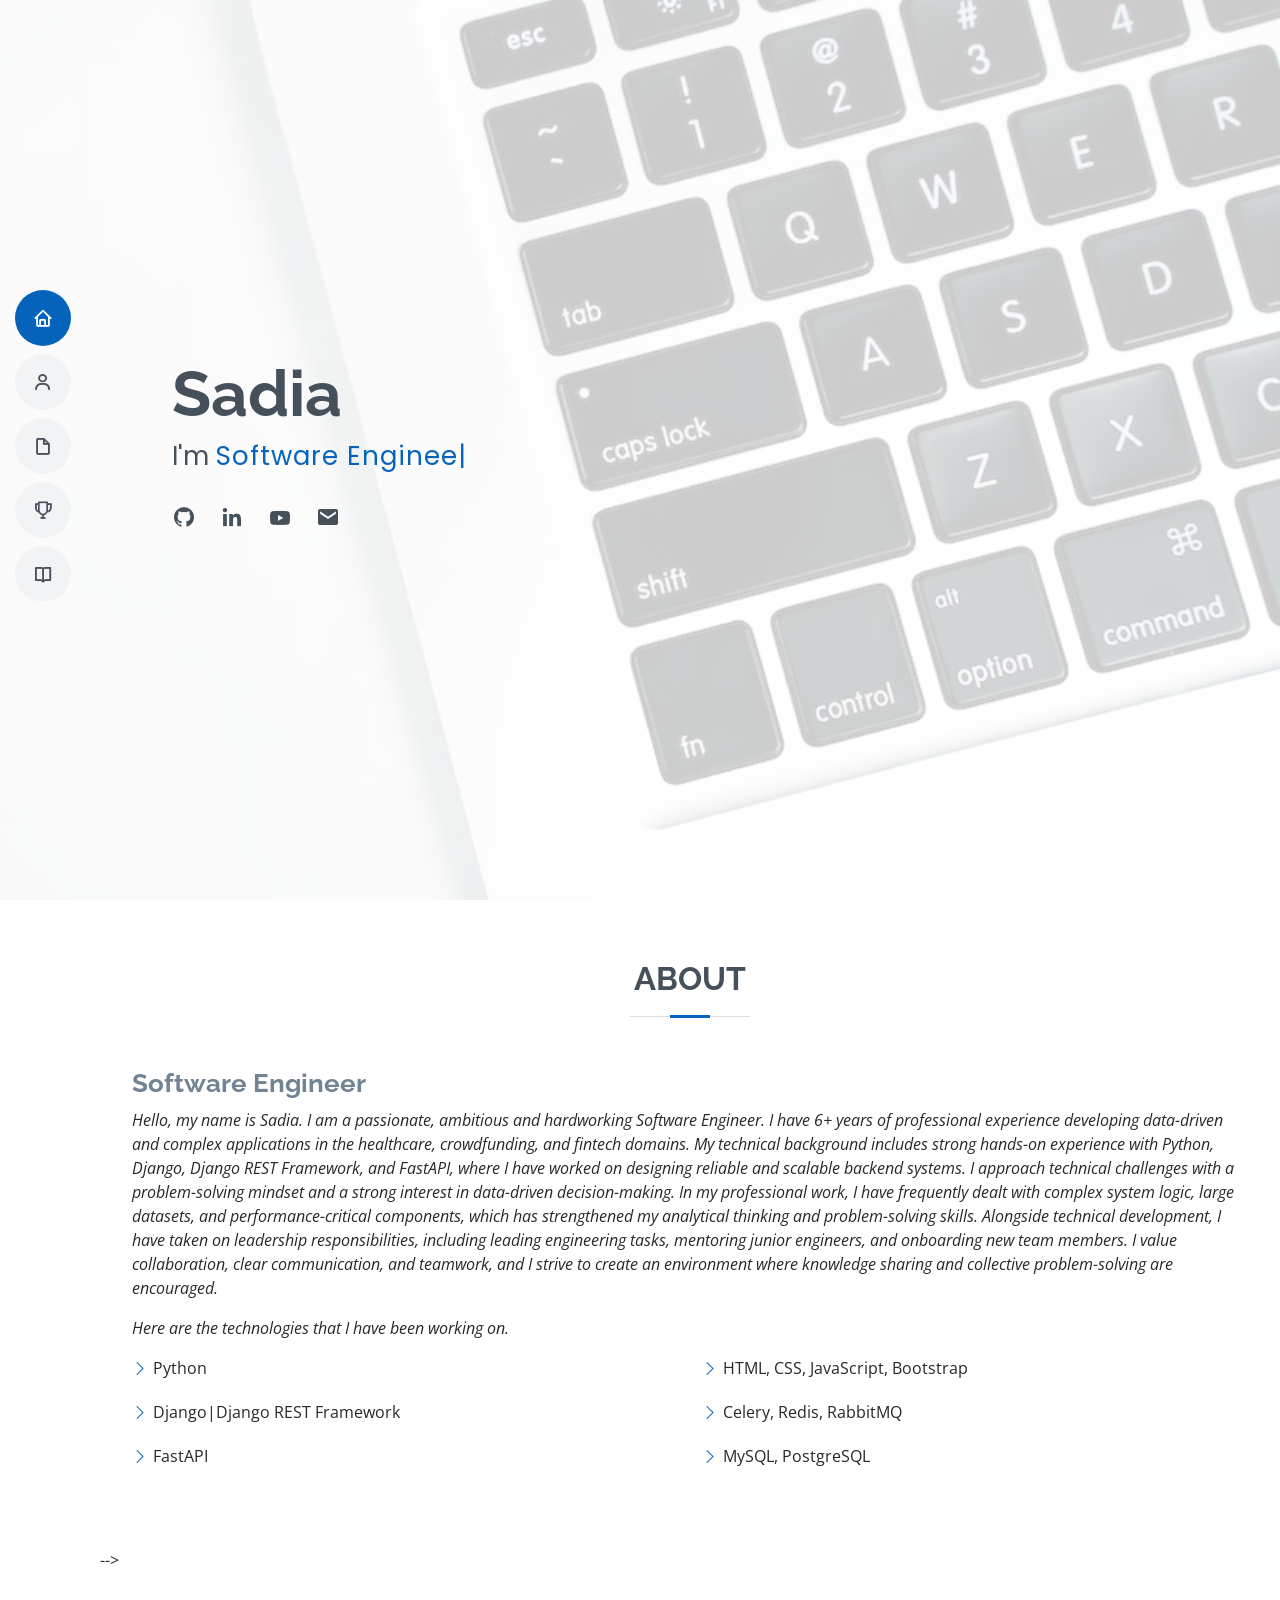
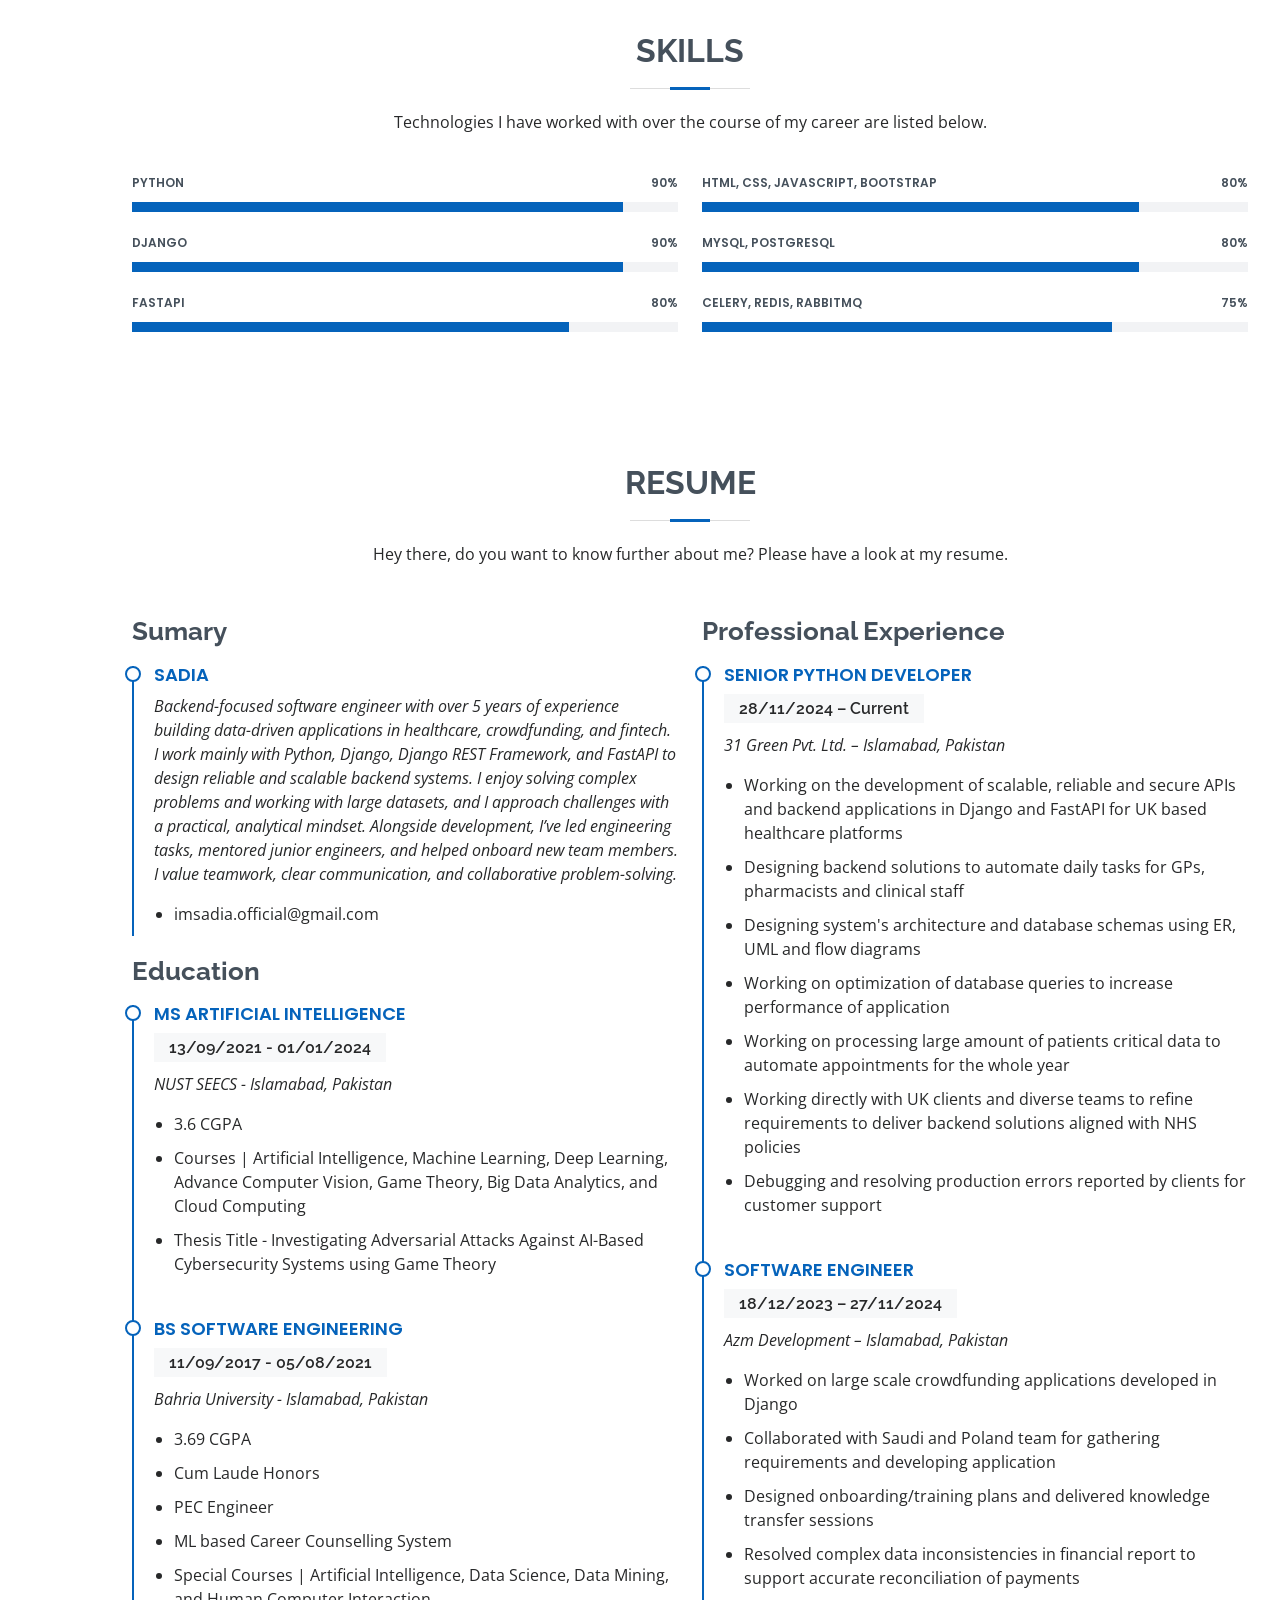
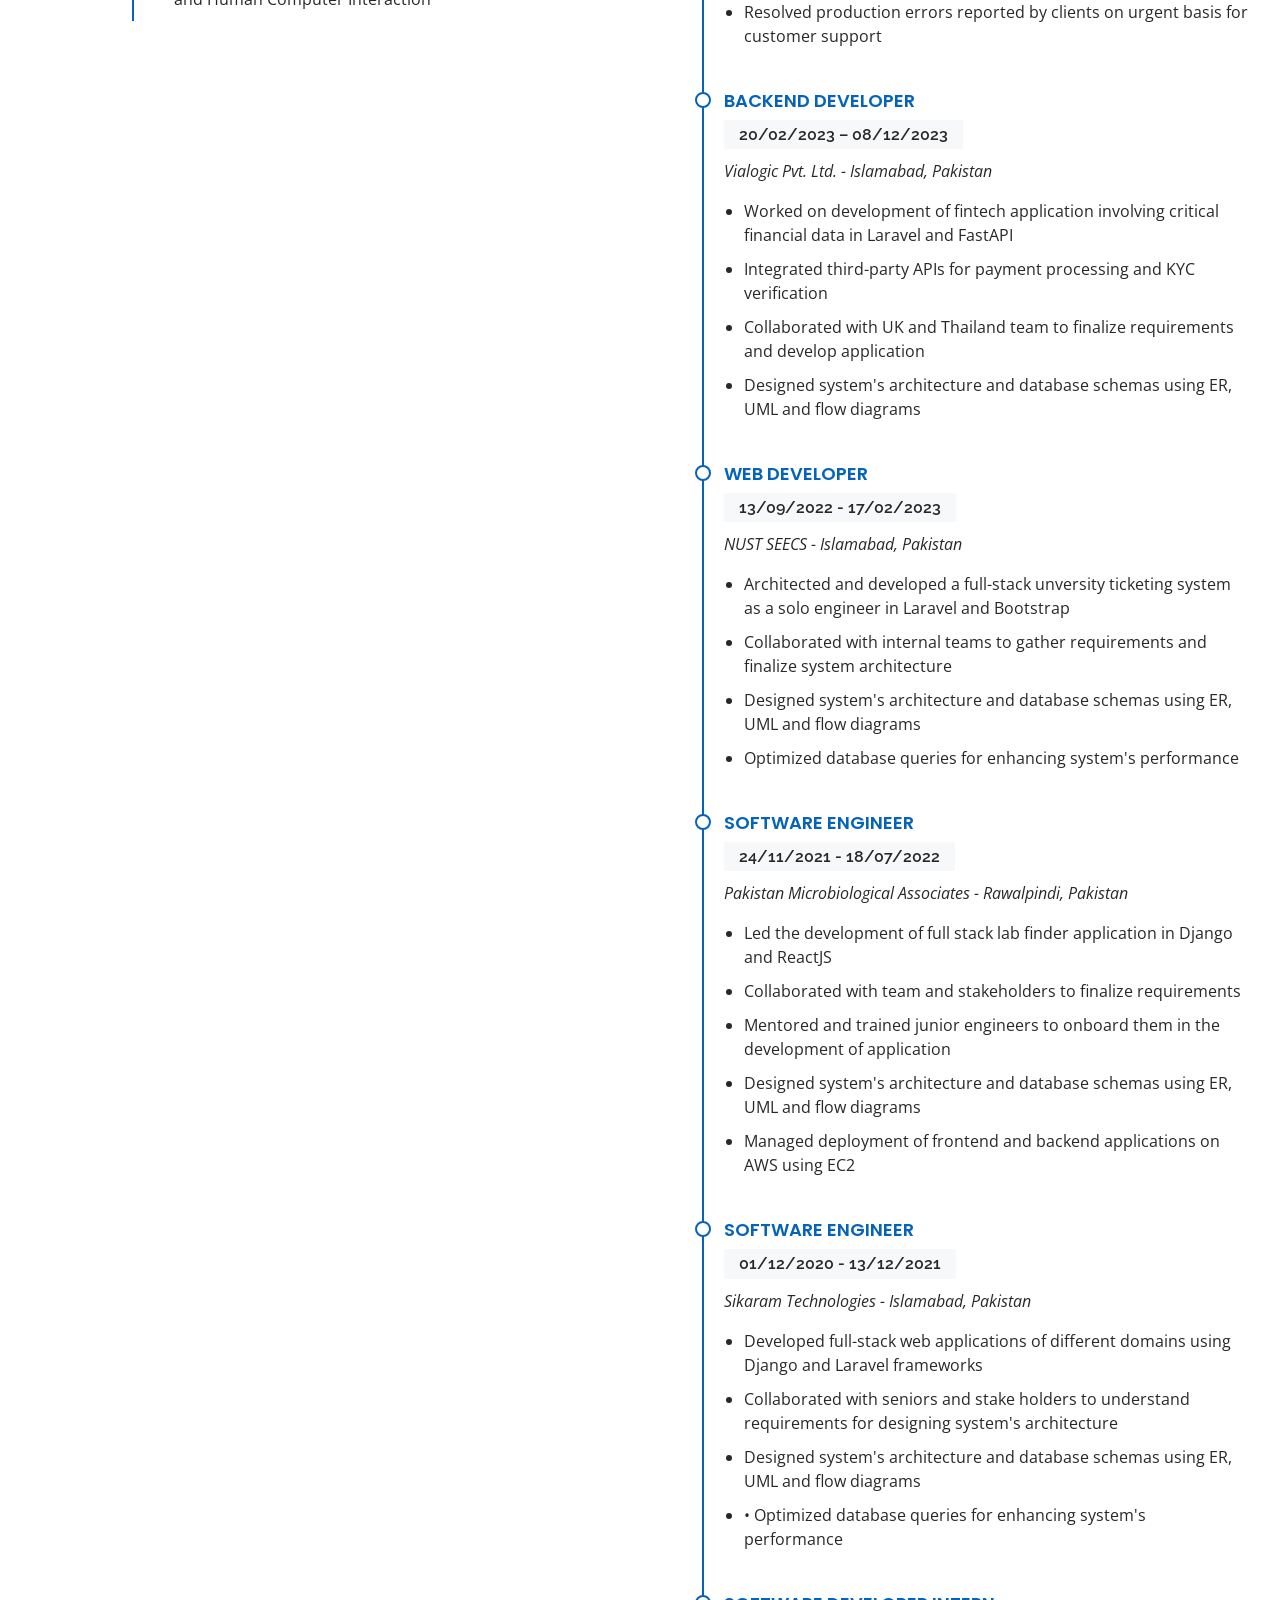
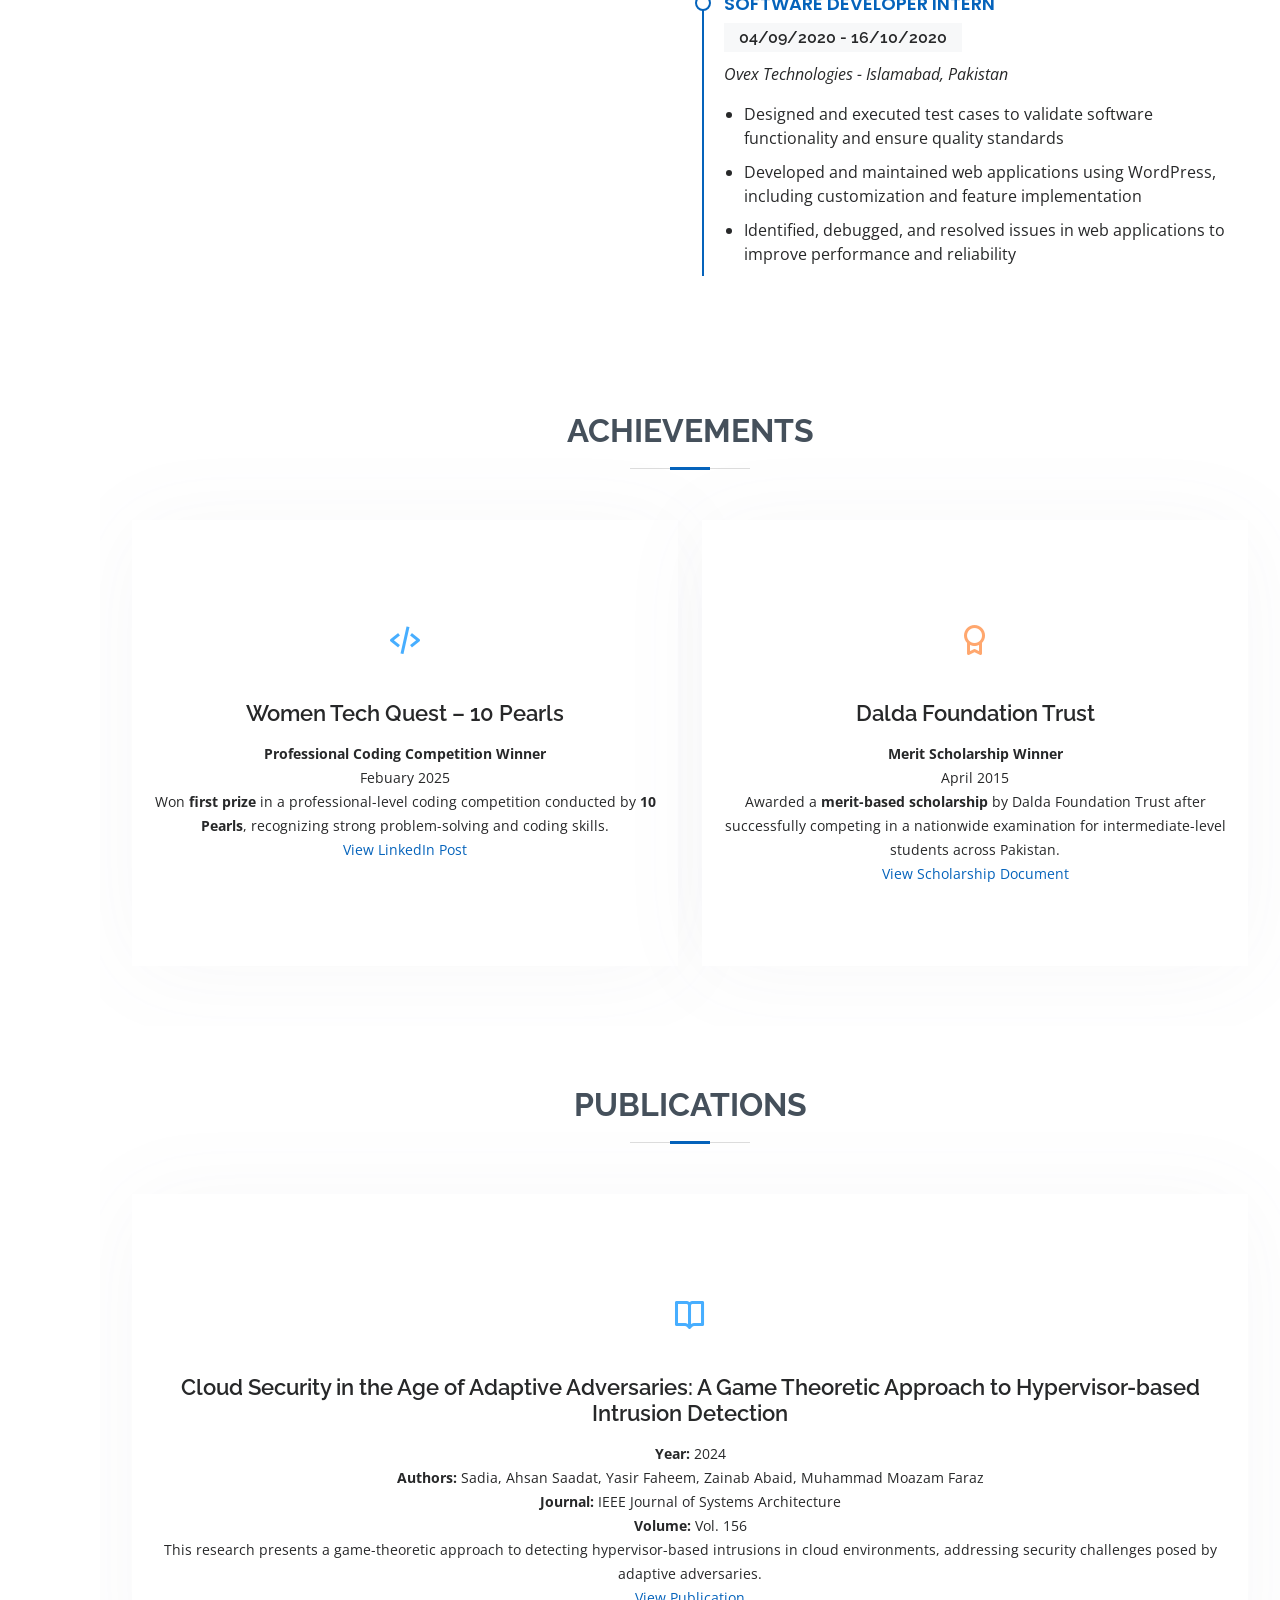
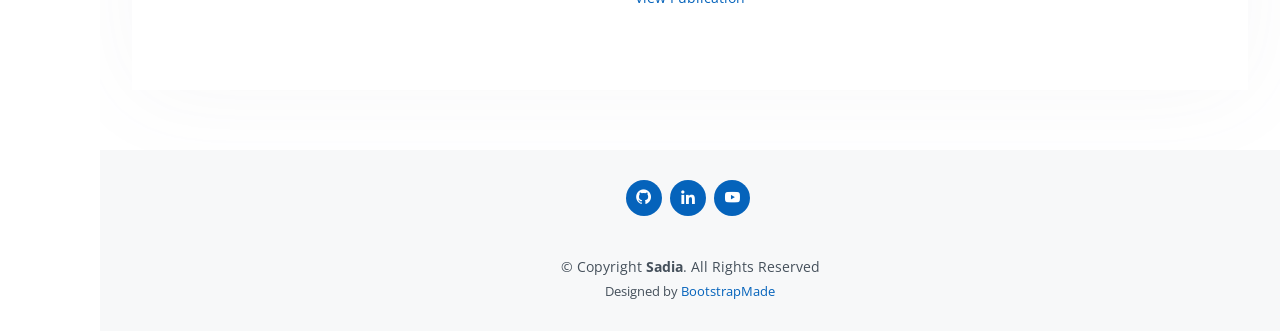
<file: index.html>
<!DOCTYPE html>
<html lang="en">

<head>
	<meta charset="utf-8" />
	<meta content="width=device-width, initial-scale=1.0" name="viewport" />

	<title>Sadia - Resume</title>
	<meta content="" name="description" />
	<meta content="" name="keywords" />

	<!-- Favicons -->
	<link href="assets/img/icons/favicon.ico" rel="icon" />
	<!-- <link href="assets/img/apple-touch-icon.png" rel="apple-touch-icon" /> -->
	<link rel="apple-touch-icon" sizes="57x57" href="assets/img/icons/apple-icon-57x57.png" />
	<link rel="apple-touch-icon" sizes="60x60" href="assets/img/icons/apple-icon-60x60.png" />
	<link rel="apple-touch-icon" sizes="72x72" href="assets/img/icons/apple-icon-72x72.png" />
	<link rel="apple-touch-icon" sizes="76x76" href="assets/img/icons/apple-icon-76x76.png" />
	<link rel="apple-touch-icon" sizes="114x114" href="assets/img/icons/apple-icon-114x114.png" />
	<link rel="apple-touch-icon" sizes="120x120" href="assets/img/icons/apple-icon-120x120.png" />
	<link rel="apple-touch-icon" sizes="144x144" href="assets/img/icons/apple-icon-144x144.png" />
	<link rel="apple-touch-icon" sizes="152x152" href="assets/img/icons/apple-icon-152x152.png" />
	<link rel="apple-touch-icon" sizes="180x180" href="assets/img/icons/apple-icon-180x180.png" />
	<link rel="icon" type="image/png" sizes="192x192" href="assets/img/icons/android-icon-192x192.png" />
	<link rel="icon" type="image/png" sizes="32x32" href="assets/img/icons/favicon-32x32.png" />
	<link rel="icon" type="image/png" sizes="96x96" href="assets/img/icons/favicon-96x96.png" />
	<link rel="icon" type="image/png" sizes="16x16" href="assets/img/icons/favicon-16x16.png" />
	<link rel="manifest" href="assets/img/icons/manifest.json" />
	<meta name="msapplication-TileColor" content="#ffffff" />
	<meta name="msapplication-TileImage" content="/ms-icon-144x144.png" />
	<meta name="theme-color" content="#ffffff" />

	<!-- Google Fonts -->
	<link
		href="https://fonts.googleapis.com/css?family=Open+Sans:300,300i,400,400i,600,600i,700,700i|Raleway:300,300i,400,400i,500,500i,600,600i,700,700i|Poppins:300,300i,400,400i,500,500i,600,600i,700,700i"
		rel="stylesheet" />

	<!-- Vendor CSS Files -->
	<link href="assets/vendor/aos/aos.css" rel="stylesheet" />
	<link href="assets/vendor/bootstrap/css/bootstrap.min.css" rel="stylesheet" />
	<link href="assets/vendor/bootstrap-icons/bootstrap-icons.css" rel="stylesheet" />
	<link href="assets/vendor/boxicons/css/boxicons.min.css" rel="stylesheet" />
	<link href="assets/vendor/glightbox/css/glightbox.min.css" rel="stylesheet" />
	<link href="assets/vendor/swiper/swiper-bundle.min.css" rel="stylesheet" />

	<!-- Template Main CSS File -->
	<link href="assets/css/style.css" rel="stylesheet" />

	<!-- =======================================================
  * Template Name: MyResume - v4.10.0
  * Template URL: https://bootstrapmade.com/free-html-bootstrap-template-my-resume/
  * Author: BootstrapMade.com
  * License: https://bootstrapmade.com/license/
  ======================================================== -->
</head>

<body>
	<!-- ======= Mobile nav toggle button ======= -->
	<!-- <button type="button" class="mobile-nav-toggle d-xl-none"><i class="bi bi-list mobile-nav-toggle"></i></button> -->
	<i class="bi bi-list mobile-nav-toggle d-lg-none"></i>
	<!-- ======= Header ======= -->
	<header id="header" class="d-flex flex-column justify-content-center">
		<nav id="navbar" class="navbar nav-menu">
			<ul>
				<li>
					<a href="#hero" class="nav-link scrollto active"><i class="bx bx-home"></i> <span>Home</span></a>
				</li>
				<li>
					<a href="#about" class="nav-link scrollto"><i class="bx bx-user"></i> <span>About</span></a>
				</li>
				<li>
					<a href="#resume" class="nav-link scrollto"><i class="bx bx-file-blank"></i>
						<span>Resume</span></a>
				</li>
				<li>
					<a href="#achievements" class="nav-link scrollto"><i class="bx bx-trophy"></i>
						<span>Achievements</span></a>
				</li>
				<li>
					<a href="#publications" class="nav-link scrollto"><i class="bx bx-book-open"></i>
						<span>Publications</span></a>
				</li>
			</ul>
		</nav>
		<!-- .nav-menu -->
	</header>
	<!-- End Header -->

	<!-- ======= Hero Section ======= -->
	<section id="hero" class="d-flex flex-column justify-content-center">
		<div class="container" data-aos="zoom-in" data-aos-delay="100">
			<h1>Sadia</h1>
			<p>
				I'm
				<span class="typed" data-typed-items="Software Engineer, Backend Engineer, Full Stack Developer"></span>
			</p>
			<div class="social-links">
				<a href="https://github.com/imsadia" class="github"><i class="bx bxl-github" target="_blank"></i></a>
				<a href="https://www.linkedin.com/in/sadia-malik-65b01b163" class="linkedin" target="_blank"><i
						class="bx bxl-linkedin"></i></a>
				<a href="https://www.youtube.com/@SigmaWonderz" class="youtube" target="_blank"><i
						class="bx bxl-youtube"></i></a>
				<a href="mailto:imsadia.official@gmail.com" class="email-link" target="_blank">
					<i class="bx bxs-envelope"></i>
				</a>
			</div>
		</div>
	</section>
	<!-- End Hero -->

	<main id="main">
		<!-- ======= About Section ======= -->
		<section id="about" class="about">
			<div class="container" data-aos="fade-up">
				<div class="section-title">
					<h2>About</h2>
				</div>

				<div class="row">
					<div class="col-lg-12 pt-4 pt-lg-0 content">
						<h3>Software Engineer</h3>
						<p class="fst-italic">
							Hello, my name is Sadia. I am a passionate,
							ambitious and hardworking Software Engineer. I
							have
							<span class="experience"></span>+ years of
							professional experience developing data-driven and complex applications in the healthcare,
							crowdfunding, and fintech domains. My technical background includes strong hands-on
							experience with Python, Django, Django REST Framework, and FastAPI, where I have worked on
							designing reliable and scalable backend systems.

							I approach technical challenges with a problem-solving mindset and a strong interest in
							data-driven decision-making. In my professional work, I have frequently dealt with complex
							system logic, large datasets, and performance-critical components, which has strengthened my
							analytical thinking and problem-solving skills.

							Alongside technical development, I have taken on leadership responsibilities, including
							leading engineering tasks, mentoring junior engineers, and onboarding new team members. I
							value collaboration, clear communication, and teamwork, and I strive to create an
							environment where knowledge sharing and collective problem-solving are encouraged.
						</p>
						<p class="fst-italic">
							Here are the technologies that I have been
							working on.
						</p>

						<div class="row">
							<div class="col-lg-6">
								<ul>
									<li>
										<i class="bi bi-chevron-right"></i>
										Python
									</li>
									<li>
										<i class="bi bi-chevron-right"></i>
										Django|Django REST Framework
									</li>
									<li>
										<i class="bi bi-chevron-right"></i>
										FastAPI
									</li>
								</ul>
							</div>

							<div class="col-lg-6">
								<ul>
									<li>
										<i class="bi bi-chevron-right"></i>
										HTML, CSS, JavaScript, Bootstrap
									</li>
									<li>
										<i class="bi bi-chevron-right"></i>
										Celery, Redis, RabbitMQ
									</li>
									<li>
										<i class="bi bi-chevron-right"></i>
										MySQL, PostgreSQL
									</li>
								</ul>
							</div>
						</div>

						<!-- <div class="row">
                <div class="col-lg-6">
                  <ul>
                    <li>
                      <i class="bi bi-chevron-right"></i>
                      <strong>Birthday:</strong> <span>21 January 1998</span>
                    </li>
                    <li>
                      <i class="bi bi-chevron-right"></i>
                      <strong>City:</strong> <span>Islamabad, Pakistan</span>
                    </li>
                    <li>
                      <i class="bi bi-chevron-right"></i>
                      <strong>Degree:</strong> <span>MS Artificial Intelligence</span>
                    </li>
                  </ul>
                </div>
                <div class="col-lg-6">
                  <ul>
                    <li>
                      <i class="bi bi-chevron-right"></i>
                      <strong>Website:</strong> <span>www.imsadia.com</span>
                    </li>
                    <li>
                      <i class="bi bi-chevron-right"></i>
                      <strong>Email:</strong>
                      <span>maliksadia0015@gmail.com</span>
                    </li>
                    <li>
                      <i class="bi bi-chevron-right"></i>
                      <strong>Freelance:</strong> <span>Available</span>
                    </li>
                  </ul>
                </div>
              </div> -->
					</div>
				</div>
			</div>
		</section>
		<!-- End About Section -->

		<!-- ======= Facts Section ======= -->
		<!-- <section id="facts" class="facts">
				<div class="container" data-aos="fade-up">
					<div class="section-title">
						<h2>Facts</h2>
						<p>
							Magnam dolores commodi suscipit. Necessitatibus eius
							consequatur ex aliquid fuga eum quidem. Sit sint
							consectetur velit. Quisquam quos quisquam
							cupiditate. Et nemo qui impedit suscipit alias ea.
							Quia fugiat sit in iste officiis commodi quidem hic
							quas.
						</p>
					</div>

					<div class="row">
						<div class="col-lg-3 col-md-6">
							<div class="count-box">
								<i class="bi bi-emoji-smile"></i>
								<span
									data-purecounter-start="0"
									data-purecounter-end="232"
									data-purecounter-duration="1"
									class="purecounter"
								></span>
								<p>Happy Clients</p>
							</div>
						</div>

						<div class="col-lg-3 col-md-6 mt-5 mt-md-0">
							<div class="count-box">
								<i class="bi bi-journal-richtext"></i>
								<span
									data-purecounter-start="0"
									data-purecounter-end="521"
									data-purecounter-duration="1"
									class="purecounter"
								></span>
								<p>Projects</p>
							</div>
						</div>

						<div class="col-lg-3 col-md-6 mt-5 mt-lg-0">
							<div class="count-box">
								<i class="bi bi-headset"></i>
								<span
									data-purecounter-start="0"
									data-purecounter-end="1463"
									data-purecounter-duration="1"
									class="purecounter"
								></span>
								<p>Hours Of Support</p>
							</div>
						</div>

						<div class="col-lg-3 col-md-6 mt-5 mt-lg-0">
							<div class="count-box">
								<i class="bi bi-award"></i>
								<span
									data-purecounter-start="0"
									data-purecounter-end="25"
									data-purecounter-duration="1"
									class="purecounter"
								></span>
								<p>Awards</p>
							</div>
						</div>
					</div>
				</div>
			</section> -->
		-->
		<!-- End Facts Section -->

		<!-- ======= Skills Section ======= -->
		<section id="skills" class="skills section-bg">
			<div class="container" data-aos="fade-up">
				<div class="section-title">
					<h2>Skills</h2>
					<p>
						Technologies I have worked with over the course of my career are listed below.
					</p>
				</div>

				<div class="row skills-content">
					<div class="col-lg-6">
						<div class="progress">
							<span class="skill">Python <i class="val">90%</i></span>
							<div class="progress-bar-wrap">
								<div class="progress-bar" role="progressbar" aria-valuenow="90" aria-valuemin="0"
									aria-valuemax="100"></div>
							</div>
						</div>

						<div class="progress">
							<span class="skill">Django <i class="val">90%</i></span>
							<div class="progress-bar-wrap">
								<div class="progress-bar" role="progressbar" aria-valuenow="90" aria-valuemin="0"
									aria-valuemax="100"></div>
							</div>
						</div>

						<div class="progress">
							<span class="skill">FastAPI <i class="val">80%</i></span>
							<div class="progress-bar-wrap">
								<div class="progress-bar" role="progressbar" aria-valuenow="80" aria-valuemin="0"
									aria-valuemax="100"></div>
							</div>
						</div>
					</div>

					<div class="col-lg-6">
						<div class="progress">
							<span class="skill">HTML, CSS, JavaScript, Bootstrap <i class="val">80%</i></span>
							<div class="progress-bar-wrap">
								<div class="progress-bar" role="progressbar" aria-valuenow="80" aria-valuemin="0"
									aria-valuemax="100"></div>
							</div>
						</div>

						<div class="progress">
							<span class="skill">MySQL, PostgreSQL <i class="val">80%</i></span>
							<div class="progress-bar-wrap">
								<div class="progress-bar" role="progressbar" aria-valuenow="80" aria-valuemin="0"
									aria-valuemax="100"></div>
							</div>
						</div>

						<div class="progress">
							<span class="skill">Celery, Redis, RabbitMQ <i class="val">75%</i></span>
							<div class="progress-bar-wrap">
								<div class="progress-bar" role="progressbar" aria-valuenow="75" aria-valuemin="0"
									aria-valuemax="100"></div>
							</div>
						</div>
					</div>
				</div>
			</div>
		</section>
		<!-- End Skills Section -->

		<!-- ======= Resume Section ======= -->
		<section id="resume" class="resume">
			<div class="container" data-aos="fade-up">
				<div class="section-title">
					<h2>Resume</h2>
					<p>
						Hey there, do you want to know further about me?
						Please have a look at my resume.
					</p>
				</div>

				<div class="row">
					<div class="col-lg-6">
						<h3 class="resume-title">Sumary</h3>
						<div class="resume-item pb-0">
							<h4>Sadia</h4>
							<p>
								<em>Backend-focused software engineer with over 5 years of experience
									building data-driven applications in
									healthcare, crowdfunding, and fintech. I work mainly with Python, Django, Django
									REST Framework, and FastAPI to design
									reliable and scalable backend systems.

									I enjoy solving complex problems and working with large datasets, and I approach
									challenges with a practical, analytical
									mindset. Alongside development, I’ve led engineering tasks, mentored junior
									engineers, and helped onboard new team
									members. I value teamwork, clear communication, and collaborative problem-solving.
								</em>
							</p>
							<ul>
								<li>imsadia.official@gmail.com</li>
							</ul>
						</div>

						<h3 class="resume-title">Education</h3>
						<div class="resume-item">
							<h4>MS Artificial Intelligence</h4>
							<h5>13/09/2021 - 01/01/2024</h5>
							<p><em>NUST SEECS - Islamabad, Pakistan</em></p>
							<ul>
								<li>3.6 CGPA</li>
								<li>
									Courses | Artificial Intelligence,
									Machine Learning, Deep Learning, Advance
									Computer Vision, Game Theory, Big Data
									Analytics, and Cloud Computing
								</li>
								<li>
									Thesis Title - Investigating Adversarial
									Attacks Against AI-Based Cybersecurity
									Systems using Game Theory
								</li>
							</ul>
						</div>
						<div class="resume-item">
							<h4>BS Software Engineering</h4>
							<h5>11/09/2017 - 05/08/2021</h5>
							<p><em>Bahria University - Islamabad, Pakistan</em></p>
							<ul>
								<li>3.69 CGPA</li>
								<li>Cum Laude Honors</li>
								<li>PEC Engineer</li>
								<li>ML based Career Counselling System</li>
								<li>
									Special Courses | Artificial
									Intelligence, Data Science, Data Mining,
									and Human Computer Interaction
								</li>
							</ul>
						</div>
					</div>
					<div class="col-lg-6">
						<h3 class="resume-title">
							Professional Experience
						</h3>

						<div class="resume-item">
							<h4>Senior Python Developer</h4>
							<h5>28/11/2024 – Current</h5>
							<p><em>31 Green Pvt. Ltd. – Islamabad, Pakistan </em></p>
							<ul>
								<li>
									Working on the development of scalable, reliable and secure APIs and backend
									applications in Django and
									FastAPI for UK based healthcare platforms
								</li>
								<li>
									Designing backend solutions to automate daily tasks for GPs, pharmacists and
									clinical staff
								</li>
								<li>
									Designing system's architecture and database schemas using ER, UML and flow diagrams
								</li>
								<li>
									Working on optimization of database queries to increase performance of application
								</li>
								<li>
									Working on processing large amount of patients critical data to automate
									appointments for the whole year
								</li>
								<li>
									Working directly with UK clients and diverse teams to refine requirements to deliver
									backend solutions aligned
									with NHS policies
								</li>
								<li>
									Debugging and resolving production errors reported by clients for customer support
								</li>
							</ul>
						</div>

						<div class="resume-item">
							<h4>Software Engineer</h4>
							<h5>18/12/2023 – 27/11/2024</h5>
							<p><em>Azm Development – Islamabad, Pakistan </em></p>
							<ul>
								<li>
									Worked on large scale crowdfunding applications developed in Django
								</li>
								<li>
									Collaborated with Saudi and Poland team for gathering requirements and developing
									application
								</li>
								<li>
									Designed onboarding/training plans and delivered knowledge transfer sessions
								</li>
								<li>
									Resolved complex data inconsistencies in financial report to support accurate
									reconciliation of payments
								</li>
								<li>
									Resolved production errors reported by clients on urgent basis for customer support
								</li>
							</ul>
						</div>


						<div class="resume-item">
							<h4>Backend Developer</h4>
							<h5>20/02/2023 – 08/12/2023</h5>
							<p><em>Vialogic Pvt. Ltd. - Islamabad, Pakistan </em></p>
							<ul>
								<li>
									Worked on development of fintech application involving critical financial data in
									Laravel and FastAPI
								</li>
								<li>
									Integrated third-party APIs for payment processing and KYC verification
								</li>
								<li>
									Collaborated with UK and Thailand team to finalize requirements and develop
									application
								</li>
								<li>
									Designed system's architecture and database schemas using ER, UML and flow diagrams
								</li>
							</ul>
						</div>

						<div class="resume-item">
							<h4>Web Developer</h4>
							<h5>13/09/2022 - 17/02/2023</h5>
							<p><em>NUST SEECS - Islamabad, Pakistan </em></p>
							<ul>
								<li>
									Architected and developed a full-stack unversity ticketing system as a solo engineer
									in Laravel and Bootstrap
								</li>
								<li>
									Collaborated with internal teams to gather requirements and finalize system
									architecture
								</li>
								<li>
									Designed system's architecture and database schemas using ER, UML and flow
									diagrams
								</li>
								<li>
									Optimized database queries for enhancing system's performance
								</li>
							</ul>
						</div>

						<div class="resume-item">
							<h4>Software Engineer</h4>
							<h5>24/11/2021 - 18/07/2022</h5>
							<p>
								<em>Pakistan Microbiological Associates - Rawalpindi, Pakistan</em>
							</p>
							<ul>
								<li>
									Led the development of full stack lab finder application in Django and ReactJS
								</li>
								<li>
									Collaborated with team and stakeholders to finalize requirements
								</li>
								<li>
									Mentored and trained junior engineers to onboard them in the development of
									application
								</li>
								<li>
									Designed system's architecture and database schemas using ER, UML and flow diagrams
								</li>
								<li>
									Managed deployment of frontend and backend applications on AWS using EC2
								</li>
							</ul>
						</div>

						<div class="resume-item">
							<h4>Software Engineer</h4>
							<h5>01/12/2020 - 13/12/2021</h5>
							<p>
								<em>Sikaram Technologies - Islamabad, Pakistan</em>
							</p>
							<ul>
								<li>
									Developed full-stack web applications of different domains using Django and Laravel
									frameworks
								</li>
								<li>
									Collaborated with seniors and stake holders to understand requirements for designing
									system's architecture
								</li>
								<li>
									Designed system's architecture and database schemas using ER, UML and flow diagrams
								</li>
								<li>
									• Optimized database queries for enhancing system's performance
								</li>
							</ul>
						</div>

						<div class="resume-item">
							<h4>Software Developer Intern</h4>
							<h5>04/09/2020 - 16/10/2020</h5>
							<p>
								<em>Ovex Technologies - Islamabad, Pakistan</em>
							</p>
							<ul>
								<li>Designed and executed test cases to validate software functionality and ensure
									quality standards</li>
								<li>
									Developed and maintained web applications using WordPress, including customization
									and feature implementation
								</li>
								<li>
									Identified, debugged, and resolved issues in web applications to improve performance
									and reliability
								</li>
							</ul>
						</div>
					</div>
				</div>
			</div>
		</section>
		<!-- End Resume Section -->

		<!-- ======= Portfolio Section ======= -->
		<!-- <section id="portfolio" class="portfolio section-bg">
        <div class="container" data-aos="fade-up">
          <div class="section-title">
            <h2>Portfolio</h2>
            <p>
              Magnam dolores commodi suscipit. Necessitatibus eius consequatur
              ex aliquid fuga eum quidem. Sit sint consectetur velit. Quisquam
              quos quisquam cupiditate. Et nemo qui impedit suscipit alias ea.
              Quia fugiat sit in iste officiis commodi quidem hic quas.
            </p>
          </div>

          <div class="row">
            <div
              class="col-lg-12 d-flex justify-content-center"
              data-aos="fade-up"
              data-aos-delay="100"
            >
              <ul id="portfolio-flters">
                <li data-filter="*" class="filter-active">All</li>
                <li data-filter=".filter-app">App</li>
                <li data-filter=".filter-card">Card</li>
                <li data-filter=".filter-web">Web</li>
              </ul>
            </div>
          </div>

          <div
            class="row portfolio-container"
            data-aos="fade-up"
            data-aos-delay="200"
          >
            <div class="col-lg-4 col-md-6 portfolio-item filter-app">
              <div class="portfolio-wrap">
                <img
                  src="assets/img/portfolio/portfolio-1.jpg"
                  class="img-fluid"
                  alt=""
                />
                <div class="portfolio-info">
                  <h4>App 1</h4>
                  <p>App</p>
                  <div class="portfolio-links">
                    <a
                      href="assets/img/portfolio/portfolio-1.jpg"
                      data-gallery="portfolioGallery"
                      class="portfolio-lightbox"
                      title="App 1"
                      ><i class="bx bx-plus"></i
                    ></a>
                    <a
                      href="portfolio-details.html"
                      class="portfolio-details-lightbox"
                      data-glightbox="type: external"
                      title="Portfolio Details"
                      ><i class="bx bx-link"></i
                    ></a>
                  </div>
                </div>
              </div>
            </div>

            <div class="col-lg-4 col-md-6 portfolio-item filter-web">
              <div class="portfolio-wrap">
                <img
                  src="assets/img/portfolio/portfolio-2.jpg"
                  class="img-fluid"
                  alt=""
                />
                <div class="portfolio-info">
                  <h4>Web 3</h4>
                  <p>Web</p>
                  <div class="portfolio-links">
                    <a
                      href="assets/img/portfolio/portfolio-2.jpg"
                      data-gallery="portfolioGallery"
                      class="portfolio-lightbox"
                      title="Web 3"
                      ><i class="bx bx-plus"></i
                    ></a>
                    <a
                      href="portfolio-details.html"
                      class="portfolio-details-lightbox"
                      data-glightbox="type: external"
                      title="Portfolio Details"
                      ><i class="bx bx-link"></i
                    ></a>
                  </div>
                </div>
              </div>
            </div>

            <div class="col-lg-4 col-md-6 portfolio-item filter-app">
              <div class="portfolio-wrap">
                <img
                  src="assets/img/portfolio/portfolio-3.jpg"
                  class="img-fluid"
                  alt=""
                />
                <div class="portfolio-info">
                  <h4>App 2</h4>
                  <p>App</p>
                  <div class="portfolio-links">
                    <a
                      href="assets/img/portfolio/portfolio-3.jpg"
                      data-gallery="portfolioGallery"
                      class="portfolio-lightbox"
                      title="App 2"
                      ><i class="bx bx-plus"></i
                    ></a>
                    <a
                      href="portfolio-details.html"
                      class="portfolio-details-lightbox"
                      data-glightbox="type: external"
                      title="Portfolio Details"
                      ><i class="bx bx-link"></i
                    ></a>
                  </div>
                </div>
              </div>
            </div>

            <div class="col-lg-4 col-md-6 portfolio-item filter-card">
              <div class="portfolio-wrap">
                <img
                  src="assets/img/portfolio/portfolio-4.jpg"
                  class="img-fluid"
                  alt=""
                />
                <div class="portfolio-info">
                  <h4>Card 2</h4>
                  <p>Card</p>
                  <div class="portfolio-links">
                    <a
                      href="assets/img/portfolio/portfolio-4.jpg"
                      data-gallery="portfolioGallery"
                      class="portfolio-lightbox"
                      title="Card 2"
                      ><i class="bx bx-plus"></i
                    ></a>
                    <a
                      href="portfolio-details.html"
                      class="portfolio-details-lightbox"
                      data-glightbox="type: external"
                      title="Portfolio Details"
                      ><i class="bx bx-link"></i
                    ></a>
                  </div>
                </div>
              </div>
            </div>

            <div class="col-lg-4 col-md-6 portfolio-item filter-web">
              <div class="portfolio-wrap">
                <img
                  src="assets/img/portfolio/portfolio-5.jpg"
                  class="img-fluid"
                  alt=""
                />
                <div class="portfolio-info">
                  <h4>Web 2</h4>
                  <p>Web</p>
                  <div class="portfolio-links">
                    <a
                      href="assets/img/portfolio/portfolio-5.jpg"
                      data-gallery="portfolioGallery"
                      class="portfolio-lightbox"
                      title="Web 2"
                      ><i class="bx bx-plus"></i
                    ></a>
                    <a
                      href="portfolio-details.html"
                      class="portfolio-details-lightbox"
                      data-glightbox="type: external"
                      title="Portfolio Details"
                      ><i class="bx bx-link"></i
                    ></a>
                  </div>
                </div>
              </div>
            </div>

            <div class="col-lg-4 col-md-6 portfolio-item filter-app">
              <div class="portfolio-wrap">
                <img
                  src="assets/img/portfolio/portfolio-6.jpg"
                  class="img-fluid"
                  alt=""
                />
                <div class="portfolio-info">
                  <h4>App 3</h4>
                  <p>App</p>
                  <div class="portfolio-links">
                    <a
                      href="assets/img/portfolio/portfolio-6.jpg"
                      data-gallery="portfolioGallery"
                      class="portfolio-lightbox"
                      title="App 3"
                      ><i class="bx bx-plus"></i
                    ></a>
                    <a
                      href="portfolio-details.html"
                      class="portfolio-details-lightbox"
                      data-glightbox="type: external"
                      title="Portfolio Details"
                      ><i class="bx bx-link"></i
                    ></a>
                  </div>
                </div>
              </div>
            </div>

            <div class="col-lg-4 col-md-6 portfolio-item filter-card">
              <div class="portfolio-wrap">
                <img
                  src="assets/img/portfolio/portfolio-7.jpg"
                  class="img-fluid"
                  alt=""
                />
                <div class="portfolio-info">
                  <h4>Card 1</h4>
                  <p>Card</p>
                  <div class="portfolio-links">
                    <a
                      href="assets/img/portfolio/portfolio-7.jpg"
                      data-gallery="portfolioGallery"
                      class="portfolio-lightbox"
                      title="Card 1"
                      ><i class="bx bx-plus"></i
                    ></a>
                    <a
                      href="portfolio-details.html"
                      class="portfolio-details-lightbox"
                      data-glightbox="type: external"
                      title="Portfolio Details"
                      ><i class="bx bx-link"></i
                    ></a>
                  </div>
                </div>
              </div>
            </div>

            <div class="col-lg-4 col-md-6 portfolio-item filter-card">
              <div class="portfolio-wrap">
                <img
                  src="assets/img/portfolio/portfolio-8.jpg"
                  class="img-fluid"
                  alt=""
                />
                <div class="portfolio-info">
                  <h4>Card 3</h4>
                  <p>Card</p>
                  <div class="portfolio-links">
                    <a
                      href="assets/img/portfolio/portfolio-8.jpg"
                      data-gallery="portfolioGallery"
                      class="portfolio-lightbox"
                      title="Card 3"
                      ><i class="bx bx-plus"></i
                    ></a>
                    <a
                      href="portfolio-details.html"
                      class="portfolio-details-lightbox"
                      data-glightbox="type: external"
                      title="Portfolio Details"
                      ><i class="bx bx-link"></i
                    ></a>
                  </div>
                </div>
              </div>
            </div>

            <div class="col-lg-4 col-md-6 portfolio-item filter-web">
              <div class="portfolio-wrap">
                <img
                  src="assets/img/portfolio/portfolio-9.jpg"
                  class="img-fluid"
                  alt=""
                />
                <div class="portfolio-info">
                  <h4>Web 3</h4>
                  <p>Web</p>
                  <div class="portfolio-links">
                    <a
                      href="assets/img/portfolio/portfolio-9.jpg"
                      data-gallery="portfolioGallery"
                      class="portfolio-lightbox"
                      title="Web 3"
                      ><i class="bx bx-plus"></i
                    ></a>
                    <a
                      href="portfolio-details.html"
                      class="portfolio-details-lightbox"
                      data-glightbox="type: external"
                      title="Portfolio Details"
                      ><i class="bx bx-link"></i
                    ></a>
                  </div>
                </div>
              </div>
            </div>
          </div>
        </div>
      </section> -->
		<!-- End Portfolio Section -->

		<!-- ======= Achievements Section ======= -->
		<section id="achievements" class="services">
			<div class="container" data-aos="fade-up">
				<div class="section-title">
					<h2>Achievements</h2>
				</div>

				<div class="row">

					<!-- Achievement 1 -->
					<div class="col-lg-6 col-md-6 d-flex align-items-stretch" data-aos="zoom-in" data-aos-delay="100">
						<div class="icon-box iconbox-blue">
							<div class="icon">
								<i class="bx bx-code-alt"></i>
							</div>
							<h4>Women Tech Quest – 10 Pearls</h4>
							<p><strong>Professional Coding Competition Winner</strong> <br> Febuary 2025</p>
							<p>
								Won <strong>first prize</strong> in a professional-level coding competition conducted by
								<strong>10 Pearls</strong>, recognizing strong problem-solving and coding skills.
							</p>
							<p>
								<a href="https://www.linkedin.com/posts/sadia-malik-65b01b163_womenintech-wtq2025-wtq-activity-7296829437059203072-xiia?utm_source=share&utm_medium=member_desktop&rcm=ACoAACb6zucBDwhYhhz-C_XxpF3IWzVu-p3BxmA"
									target="_blank">View
									LinkedIn Post</a>
							</p>
						</div>
					</div>

					<!-- Achievement 2 -->
					<div class="col-lg-6 col-md-6 d-flex align-items-stretch" data-aos="zoom-in" data-aos-delay="200">
						<div class="icon-box iconbox-orange">
							<div class="icon">
								<i class="bx bx-award"></i>
							</div>
							<h4>Dalda Foundation Trust</h4>
							<p><strong>Merit Scholarship Winner</strong> <br> April 2015</p>
							<p>
								Awarded a <strong>merit-based scholarship</strong> by Dalda Foundation Trust after
								successfully competing in a nationwide examination for intermediate-level students
								across Pakistan.
							</p>
							<p>
								<a href="https://drive.google.com/file/d/14Ev3qXsgXUf2N3fHixHUcixVRc-4q3K9/view?usp=sharing"
									target="_blank">
									View Scholarship Document
								</a>
							</p>
						</div>
					</div>

				</div>
			</div>
		</section>

		<!-- End Services Section -->

		<!-- ======= Testimonials Section ======= -->
		<!-- <section id="testimonials" class="testimonials section-bg">
				<div class="container" data-aos="fade-up">
					<div class="section-title">
						<h2>Testimonials</h2>
					</div>

					<div
						class="testimonials-slider swiper"
						data-aos="fade-up"
						data-aos-delay="100"
					>
						<div class="swiper-wrapper">
							<div class="swiper-slide">
								<div class="testimonial-item">
									<img
										src="assets/img/testimonials/testimonials-1.jpg"
										class="testimonial-img"
										alt=""
									/>
									<h3>Saul Goodman</h3>
									<h4>Ceo &amp; Founder</h4>
									<p>
										<i
											class="bx bxs-quote-alt-left quote-icon-left"
										></i>
										Proin iaculis purus consequat sem cure
										digni ssim donec porttitora entum
										suscipit rhoncus. Accusantium quam,
										ultricies eget id, aliquam eget nibh et.
										Maecen aliquam, risus at semper.
										<i
											class="bx bxs-quote-alt-right quote-icon-right"
										></i>
									</p>
								</div>
							</div>

							<div class="swiper-slide">
								<div class="testimonial-item">
									<img
										src="assets/img/testimonials/testimonials-2.jpg"
										class="testimonial-img"
										alt=""
									/>
									<h3>Sara Wilsson</h3>
									<h4>Designer</h4>
									<p>
										<i
											class="bx bxs-quote-alt-left quote-icon-left"
										></i>
										Export tempor illum tamen malis malis
										eram quae irure esse labore quem cillum
										quid cillum eram malis quorum velit fore
										eram velit sunt aliqua noster fugiat
										irure amet legam anim culpa.
										<i
											class="bx bxs-quote-alt-right quote-icon-right"
										></i>
									</p>
								</div>
							</div>

							<div class="swiper-slide">
								<div class="testimonial-item">
									<img
										src="assets/img/testimonials/testimonials-3.jpg"
										class="testimonial-img"
										alt=""
									/>
									<h3>Jena Karlis</h3>
									<h4>Store Owner</h4>
									<p>
										<i
											class="bx bxs-quote-alt-left quote-icon-left"
										></i>
										Enim nisi quem export duis labore cillum
										quae magna enim sint quorum nulla quem
										veniam duis minim tempor labore quem
										eram duis noster aute amet eram fore
										quis sint minim.
										<i
											class="bx bxs-quote-alt-right quote-icon-right"
										></i>
									</p>
								</div>
							</div>

							<div class="swiper-slide">
								<div class="testimonial-item">
									<img
										src="assets/img/testimonials/testimonials-4.jpg"
										class="testimonial-img"
										alt=""
									/>
									<h3>Matt Brandon</h3>
									<h4>Freelancer</h4>
									<p>
										<i
											class="bx bxs-quote-alt-left quote-icon-left"
										></i>
										Fugiat enim eram quae cillum dolore
										dolor amet nulla culpa multos export
										minim fugiat minim velit minim dolor
										enim duis veniam ipsum anim magna sunt
										elit fore quem dolore labore illum
										veniam.
										<i
											class="bx bxs-quote-alt-right quote-icon-right"
										></i>
									</p>
								</div>
							</div>

							<div class="swiper-slide">
								<div class="testimonial-item">
									<img
										src="assets/img/testimonials/testimonials-5.jpg"
										class="testimonial-img"
										alt=""
									/>
									<h3>John Larson</h3>
									<h4>Entrepreneur</h4>
									<p>
										<i
											class="bx bxs-quote-alt-left quote-icon-left"
										></i>
										Quis quorum aliqua sint quem legam fore
										sunt eram irure aliqua veniam tempor
										noster veniam enim culpa labore duis
										sunt culpa nulla illum cillum fugiat
										legam esse veniam culpa fore nisi cillum
										quid.
										<i
											class="bx bxs-quote-alt-right quote-icon-right"
										></i>
									</p>
								</div>
							</div>
						</div>
						<div class="swiper-pagination"></div>
					</div>
				</div>
			</section> -->
		<!-- End Testimonials Section -->

		<!-- ======= Contact Section ======= -->
		<section id="publications" class="services">
			<div class="container" data-aos="fade-up">
				<div class="section-title">
					<h2>Publications</h2>
				</div>

				<div class="row">
					<div class="col-lg-12 d-flex align-items-stretch" data-aos="zoom-in" data-aos-delay="100">
						<div class="icon-box iconbox-blue">
							<div class="icon">
								<i class="bx bx-book-open"></i>
							</div>

							<h4>
								Cloud Security in the Age of Adaptive Adversaries: A Game Theoretic Approach to
								Hypervisor-based Intrusion Detection
							</h4>

							<p><strong>Year:</strong> 2024</p>

							<p>
								<strong>Authors:</strong> Sadia, Ahsan Saadat, Yasir Faheem,
								Zainab Abaid, Muhammad Moazam Faraz
							</p>

							<p>
								<strong>Journal:</strong> IEEE Journal of Systems Architecture <br>
								<strong>Volume:</strong> Vol. 156
							</p>

							<p>
								This research presents a game-theoretic approach to detecting hypervisor-based
								intrusions in cloud environments, addressing security challenges posed by adaptive
								adversaries.
							</p>

							<p>
								<a href="https://www.sciencedirect.com/science/article/abs/pii/S1383762124002182"
									target="_blank">
									View Publication
								</a>
							</p>
						</div>
					</div>
				</div>

			</div>
		</section>

		<!-- End Contact Section
		</main>
		<!-- End #main -->

		<!-- ======= Footer ======= -->
		<footer id="footer">
			<div class="container">
				<!-- <h3>Sadia</h3>
				<p>
					Et aut eum quis fuga eos sunt ipsa nihil. Labore corporis
					magni eligendi fuga maxime saepe commodi placeat.
				</p> -->
				<div class="social-links">
					<a href="https://github.com/imsadia" class="github" target="_blank"><i
							class="bx bxl-github"></i></a>
					<a href="https://www.linkedin.com/in/sadia-malik-65b01b163" class="linkedin" target="_blank"><i
							class="bx bxl-linkedin"></i></a>
					<a href="https://www.youtube.com/@SigmaWonderz" class="youtube" target="_blank"><i
							class="bx bxl-youtube"></i></a>
				</div>
				<div class="copyright">
					&copy; Copyright <strong><span>Sadia</span></strong>. All Rights Reserved
				</div>
				<div class="credits">
					<!-- All the links in the footer should remain intact. -->
					<!-- You can delete the links only if you purchased the pro version. -->
					<!-- Licensing information: [license-url] -->
					<!-- Purchase the pro version with working PHP/AJAX contact form: https://bootstrapmade.com/free-html-bootstrap-template-my-resume/ -->
					Designed by
					<a href="https://bootstrapmade.com/" target="_blank">BootstrapMade</a>
				</div>
			</div>
		</footer>
		<!-- End Footer -->

		<div id="preloader"></div>
		<a href="#" class="back-to-top d-flex align-items-center justify-content-center"><i
				class="bi bi-arrow-up-short"></i></a>

		<!-- Vendor JS Files -->
		<script src="assets/vendor/purecounter/purecounter_vanilla.js"></script>
		<script src="assets/vendor/aos/aos.js"></script>
		<script src="assets/vendor/bootstrap/js/bootstrap.bundle.min.js"></script>
		<script src="assets/vendor/glightbox/js/glightbox.min.js"></script>
		<script src="assets/vendor/isotope-layout/isotope.pkgd.min.js"></script>
		<script src="assets/vendor/swiper/swiper-bundle.min.js"></script>
		<script src="assets/vendor/typed.js/typed.min.js"></script>
		<script src="assets/vendor/waypoints/noframework.waypoints.js"></script>
		<script src="assets/vendor/php-email-form/validate.js"></script>
		<script src="assets/js/my-scripts.js"></script>

		<script>
			document.getElementsByClassName("experience")[0].innerHTML =
				calculateYears(new Date(2020, 9, 4));
		</script>

		<!-- Template Main JS File -->
		<script src="assets/js/main.js"></script>
</body>

</html>
</file>
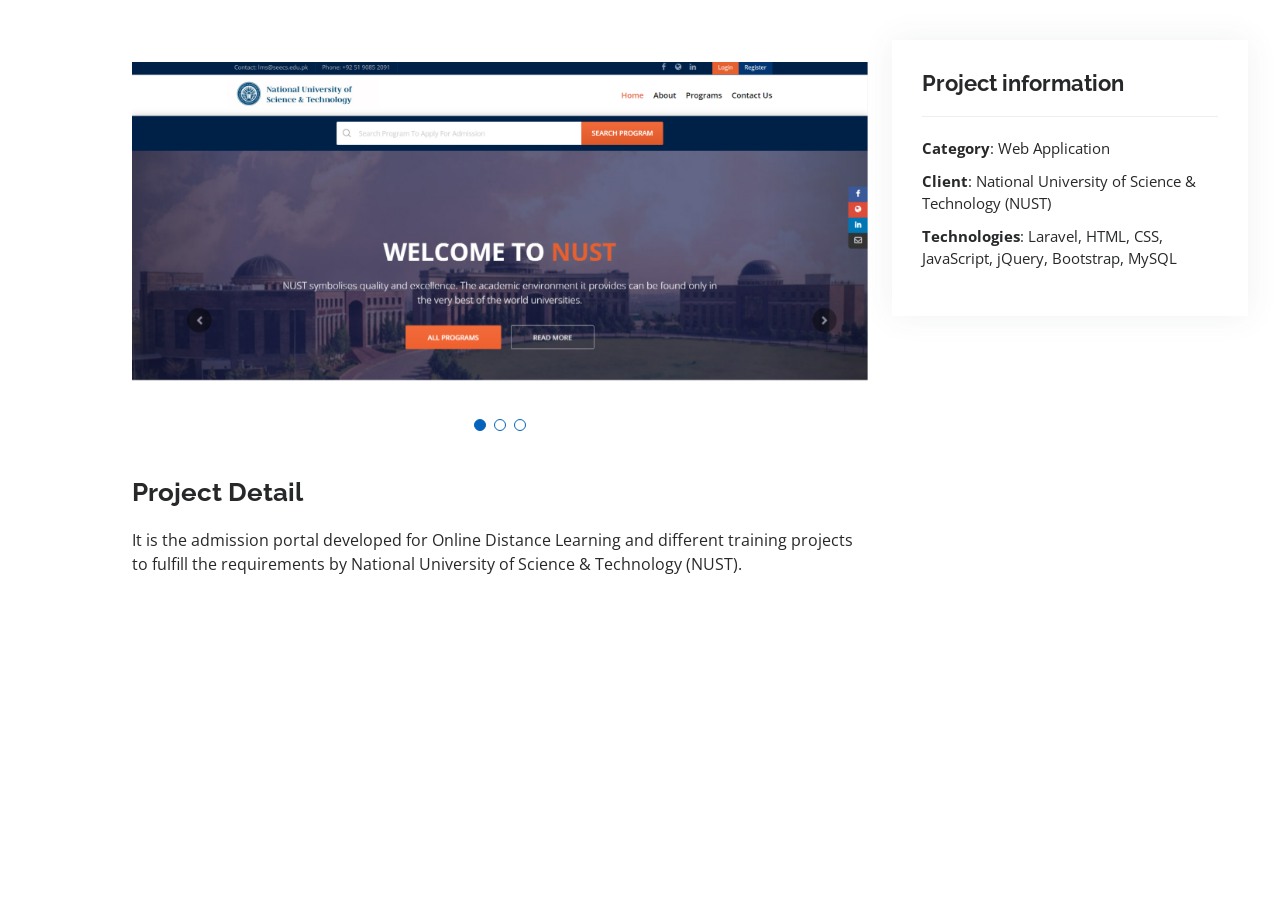
<file: adm-details.html>
<!DOCTYPE html>
<html lang="en">
	<head>
		<meta charset="utf-8" />
		<meta content="width=device-width, initial-scale=1.0" name="viewport" />

		<title>Admission Portal Details - Sadia</title>
		<meta content="" name="description" />
		<meta content="" name="keywords" />

		<!-- Favicons -->
		<link href="assets/img/favicon.png" rel="icon" />
		<link href="assets/img/apple-touch-icon.png" rel="apple-touch-icon" />

		<!-- Google Fonts -->
		<link
			href="https://fonts.googleapis.com/css?family=Open+Sans:300,300i,400,400i,600,600i,700,700i|Raleway:300,300i,400,400i,500,500i,600,600i,700,700i|Poppins:300,300i,400,400i,500,500i,600,600i,700,700i"
			rel="stylesheet"
		/>

		<!-- Vendor CSS Files -->
		<link href="assets/vendor/aos/aos.css" rel="stylesheet" />
		<link
			href="assets/vendor/bootstrap/css/bootstrap.min.css"
			rel="stylesheet"
		/>
		<link
			href="assets/vendor/bootstrap-icons/bootstrap-icons.css"
			rel="stylesheet"
		/>
		<link
			href="assets/vendor/boxicons/css/boxicons.min.css"
			rel="stylesheet"
		/>
		<link
			href="assets/vendor/glightbox/css/glightbox.min.css"
			rel="stylesheet"
		/>
		<link
			href="assets/vendor/swiper/swiper-bundle.min.css"
			rel="stylesheet"
		/>

		<!-- Template Main CSS File -->
		<link href="assets/css/style.css" rel="stylesheet" />

		<!-- =======================================================
  * Template Name: MyResume - v4.10.0
  * Template URL: https://bootstrapmade.com/free-html-bootstrap-template-my-resume/
  * Author: BootstrapMade.com
  * License: https://bootstrapmade.com/license/
  ======================================================== -->
	</head>

	<body>
		<main id="main">
			<!-- ======= Portfolio Details Section ======= -->
			<section id="portfolio-details" class="portfolio-details">
				<div class="container">
					<div class="row gy-4">
						<div class="col-lg-8">
							<div class="portfolio-details-slider swiper">
								<div class="swiper-wrapper align-items-center">
									<div class="swiper-slide">
										<img
											src="assets/img/portfolio/adm-details-1.jpg"
											alt=""
										/>
									</div>

									<div class="swiper-slide">
										<img
											src="assets/img/portfolio/adm-details-2.jpg"
											alt=""
										/>
									</div>

									<div class="swiper-slide">
										<img
											src="assets/img/portfolio/adm-details-3.jpg"
											alt=""
										/>
									</div>
								</div>
								<div class="swiper-pagination"></div>
							</div>

							<div class="portfolio-description">
								<h2>Project Detail</h2>
								<p>
									It is the admission portal developed for
									Online Distance Learning and different
									training projects to fulfill the
									requirements by National University of
									Science & Technology (NUST).
								</p>
							</div>
						</div>

						<div class="col-lg-4">
							<div class="portfolio-info">
								<h3>Project information</h3>
								<ul>
									<li>
										<strong>Category</strong>: Web
										Application
									</li>
									<li>
										<strong>Client</strong>: National
										University of Science & Technology
										(NUST)
									</li>
									<li>
										<strong>Technologies</strong>: Laravel,
										HTML, CSS, JavaScript, jQuery,
										Bootstrap, MySQL
									</li>
								</ul>
							</div>
						</div>
					</div>
				</div>
			</section>
			<!-- End Portfolio Details Section -->
		</main>
		<!-- End #main -->

		<div id="preloader"></div>
		<a
			href="#"
			class="back-to-top d-flex align-items-center justify-content-center"
			><i class="bi bi-arrow-up-short"></i
		></a>

		<!-- Vendor JS Files -->
		<script src="assets/vendor/purecounter/purecounter_vanilla.js"></script>
		<script src="assets/vendor/aos/aos.js"></script>
		<script src="assets/vendor/bootstrap/js/bootstrap.bundle.min.js"></script>
		<script src="assets/vendor/glightbox/js/glightbox.min.js"></script>
		<script src="assets/vendor/isotope-layout/isotope.pkgd.min.js"></script>
		<script src="assets/vendor/swiper/swiper-bundle.min.js"></script>
		<script src="assets/vendor/typed.js/typed.min.js"></script>
		<script src="assets/vendor/waypoints/noframework.waypoints.js"></script>
		<script src="assets/vendor/php-email-form/validate.js"></script>

		<!-- Template Main JS File -->
		<script src="assets/js/main.js"></script>
	</body>
</html>
</file>
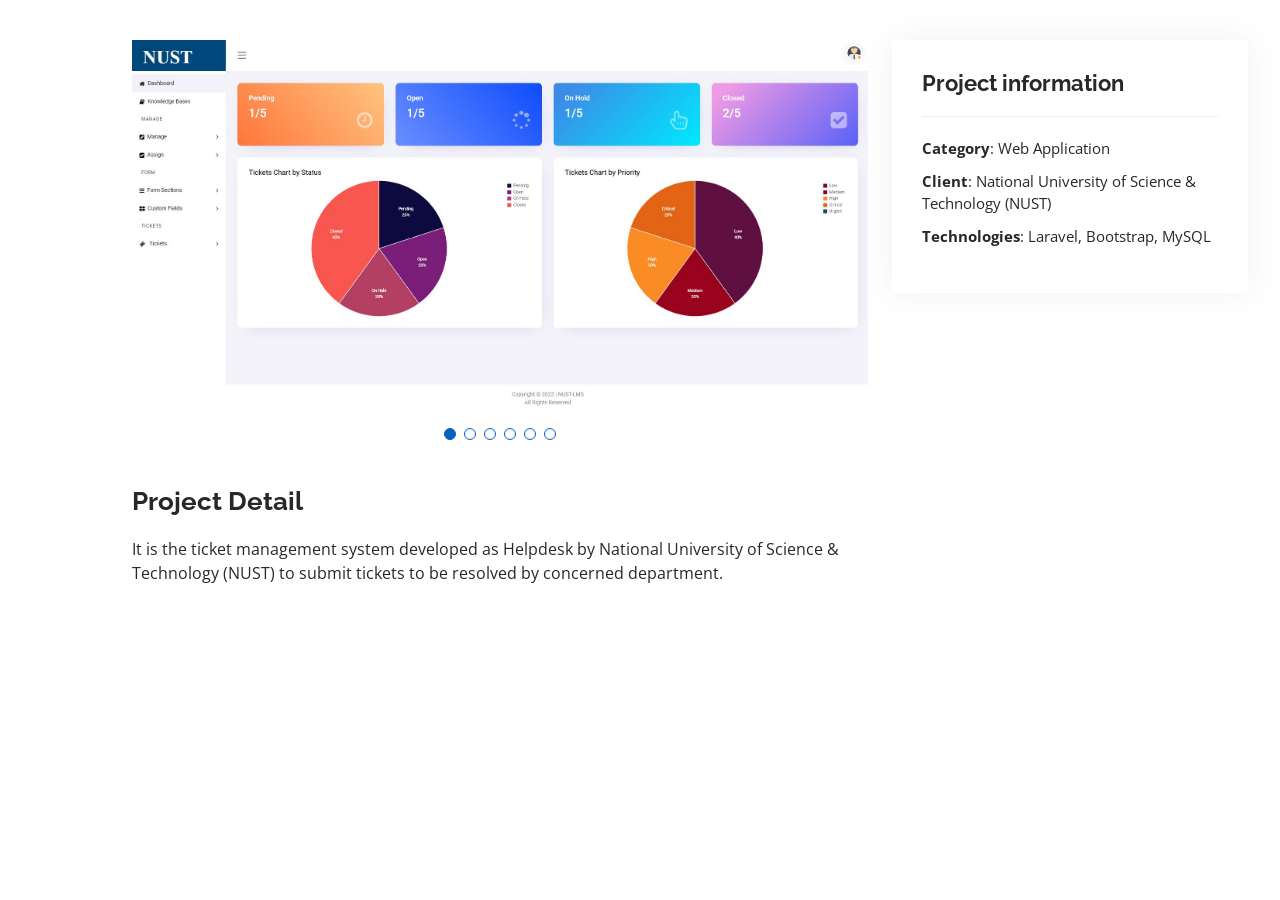
<file: tms-details.html>
<!DOCTYPE html>
<html lang="en">

<head>
  <meta charset="utf-8">
  <meta content="width=device-width, initial-scale=1.0" name="viewport">

  <title>Ticketing System Details - Sadia</title>
  <meta content="" name="description">
  <meta content="" name="keywords">

  <!-- Favicons -->
  <link href="assets/img/favicon.png" rel="icon">
  <link href="assets/img/apple-touch-icon.png" rel="apple-touch-icon">

  <!-- Google Fonts -->
  <link href="https://fonts.googleapis.com/css?family=Open+Sans:300,300i,400,400i,600,600i,700,700i|Raleway:300,300i,400,400i,500,500i,600,600i,700,700i|Poppins:300,300i,400,400i,500,500i,600,600i,700,700i" rel="stylesheet">

  <!-- Vendor CSS Files -->
  <link href="assets/vendor/aos/aos.css" rel="stylesheet">
  <link href="assets/vendor/bootstrap/css/bootstrap.min.css" rel="stylesheet">
  <link href="assets/vendor/bootstrap-icons/bootstrap-icons.css" rel="stylesheet">
  <link href="assets/vendor/boxicons/css/boxicons.min.css" rel="stylesheet">
  <link href="assets/vendor/glightbox/css/glightbox.min.css" rel="stylesheet">
  <link href="assets/vendor/swiper/swiper-bundle.min.css" rel="stylesheet">

  <!-- Template Main CSS File -->
  <link href="assets/css/style.css" rel="stylesheet">

  <!-- =======================================================
  * Template Name: MyResume - v4.10.0
  * Template URL: https://bootstrapmade.com/free-html-bootstrap-template-my-resume/
  * Author: BootstrapMade.com
  * License: https://bootstrapmade.com/license/
  ======================================================== -->
</head>

<body>

  <main id="main">

    <!-- ======= Portfolio Details Section ======= -->
    <section id="portfolio-details" class="portfolio-details">
      <div class="container">

        <div class="row gy-4">

          <div class="col-lg-8">
            <div class="portfolio-details-slider swiper">
              <div class="swiper-wrapper align-items-center">

                <div class="swiper-slide">
                  <img src="assets/img/portfolio/tms-details-1.jpg" alt="">
                </div>

                <div class="swiper-slide">
                  <img src="assets/img/portfolio/tms-details-2.jpg" alt="">
                </div>

                <div class="swiper-slide">
                  <img src="assets/img/portfolio/tms-details-3.jpg" alt="">
                </div>

                <div class="swiper-slide">
                  <img src="assets/img/portfolio/tms-details-4.jpg" alt="">
                </div>

                <div class="swiper-slide">
                  <img src="assets/img/portfolio/tms-details-5.jpg" alt="">
                </div>

                <div class="swiper-slide">
                  <img src="assets/img/portfolio/tms-details-6.jpg" alt="">
                </div>

              </div>
              <div class="swiper-pagination"></div>
            </div>

            <div class="portfolio-description">
              <h2>Project Detail</h2>
              <p>
                It is the ticket management system developed as Helpdesk by National University of Science & Technology (NUST) to submit tickets to be resolved by concerned department.
            </div>
          </div>

          <div class="col-lg-4">
            <div class="portfolio-info">
              <h3>Project information</h3>
              <ul>
                <li><strong>Category</strong>: Web Application</li>
                <li><strong>Client</strong>: National University of Science & Technology (NUST)</li>
                <li><strong>Technologies</strong>: Laravel, Bootstrap, MySQL</li>
              </ul>
            </div>
          </div>

        </div>

      </div>
    </section><!-- End Portfolio Details Section -->

  </main><!-- End #main -->

  <div id="preloader"></div>
  <a href="#" class="back-to-top d-flex align-items-center justify-content-center"><i class="bi bi-arrow-up-short"></i></a>

  <!-- Vendor JS Files -->
  <script src="assets/vendor/purecounter/purecounter_vanilla.js"></script>
  <script src="assets/vendor/aos/aos.js"></script>
  <script src="assets/vendor/bootstrap/js/bootstrap.bundle.min.js"></script>
  <script src="assets/vendor/glightbox/js/glightbox.min.js"></script>
  <script src="assets/vendor/isotope-layout/isotope.pkgd.min.js"></script>
  <script src="assets/vendor/swiper/swiper-bundle.min.js"></script>
  <script src="assets/vendor/typed.js/typed.min.js"></script>
  <script src="assets/vendor/waypoints/noframework.waypoints.js"></script>
  <script src="assets/vendor/php-email-form/validate.js"></script>

  <!-- Template Main JS File -->
  <script src="assets/js/main.js"></script>

</body>

</html>
</file>
<file: assets/css/style.css>
/**
* Template Name: MyResume - v4.10.0
* Template URL: https://bootstrapmade.com/free-html-bootstrap-template-my-resume/
* Author: BootstrapMade.com
* License: https://bootstrapmade.com/license/
*/

/*--------------------------------------------------------------
# General
--------------------------------------------------------------*/
body {
  font-family: "Open Sans", sans-serif;
  color: #272829;
}

a {
  color: #0563bb;
  text-decoration: none;
}

a:hover {
  color: #067ded;
  text-decoration: none;
}

h1,
h2,
h3,
h4,
h5,
h6 {
  font-family: "Raleway", sans-serif;
}

/*--------------------------------------------------------------
# Back to top button
--------------------------------------------------------------*/
.back-to-top {
  position: fixed;
  visibility: hidden;
  opacity: 0;
  right: 15px;
  bottom: 15px;
  z-index: 996;
  background: #0563bb;
  width: 40px;
  height: 40px;
  border-radius: 50px;
  transition: all 0.4s;
}

.back-to-top i {
  font-size: 28px;
  color: #fff;
  line-height: 0;
}

.back-to-top:hover {
  background: #0678e3;
  color: #fff;
}

.back-to-top.active {
  visibility: visible;
  opacity: 1;
}

/*--------------------------------------------------------------
# Preloader
--------------------------------------------------------------*/
#preloader {
  position: fixed;
  top: 0;
  left: 0;
  right: 0;
  bottom: 0;
  z-index: 9999;
  overflow: hidden;
  background: #fff;
}

#preloader:before {
  content: "";
  position: fixed;
  top: calc(50% - 30px);
  left: calc(50% - 30px);
  border: 6px solid #0563bb;
  border-top-color: #fff;
  border-bottom-color: #fff;
  border-radius: 50%;
  width: 60px;
  height: 60px;
  -webkit-animation: animate-preloader 1s linear infinite;
  animation: animate-preloader 1s linear infinite;
}

@-webkit-keyframes animate-preloader {
  0% {
    transform: rotate(0deg);
  }

  100% {
    transform: rotate(360deg);
  }
}

@keyframes animate-preloader {
  0% {
    transform: rotate(0deg);
  }

  100% {
    transform: rotate(360deg);
  }
}

/*--------------------------------------------------------------
# Disable aos animation delay on mobile devices
--------------------------------------------------------------*/
@media screen and (max-width: 768px) {
  [data-aos-delay] {
    transition-delay: 0 !important;
  }
}

/*--------------------------------------------------------------
# Header
--------------------------------------------------------------*/
#header {
  position: fixed;
  top: 0;
  left: 0;
  bottom: 0;
  z-index: 9997;
  transition: all 0.5s;
  padding: 15px;
  overflow-y: auto;
}

@media (max-width: 991px) {
  #header {
    width: 300px;
    background: #fff;
    border-right: 1px solid #e6e9ec;
    left: -300px;
  }
}

@media (min-width: 991px) {
  #main {
    margin-left: 100px;
  }
}

/*--------------------------------------------------------------
# Navigation Menu
--------------------------------------------------------------*/
/**
* Desktop Navigation 
*/
.nav-menu {
  padding: 0;
  display: block;
}

.nav-menu * {
  margin: 0;
  padding: 0;
  list-style: none;
}

.nav-menu>ul>li {
  position: relative;
  white-space: nowrap;
}

.nav-menu a,
.nav-menu a:focus {
  display: flex;
  align-items: center;
  color: #45505b;
  padding: 10px 18px;
  margin-bottom: 8px;
  transition: 0.3s;
  font-size: 15px;
  border-radius: 50px;
  background: #f2f3f5;
  height: 56px;
  width: 100%;
  overflow: hidden;
  transition: 0.3s;
}

.nav-menu a i,
.nav-menu a:focus i {
  font-size: 20px;
}

.nav-menu a span,
.nav-menu a:focus span {
  padding: 0 5px 0 7px;
  color: #45505b;
}

@media (min-width: 992px) {

  .nav-menu a,
  .nav-menu a:focus {
    width: 56px;
  }

  .nav-menu a span,
  .nav-menu a:focus span {
    display: none;
    color: #fff;
  }
}

.nav-menu a:hover,
.nav-menu .active,
.nav-menu .active:focus,
.nav-menu li:hover>a {
  color: #fff;
  background: #0563bb;
}

.nav-menu a:hover span,
.nav-menu .active span,
.nav-menu .active:focus span,
.nav-menu li:hover>a span {
  color: #fff;
}

.nav-menu a:hover,
.nav-menu li:hover>a {
  width: 100%;
  color: #fff;
}

.nav-menu a:hover span,
.nav-menu li:hover>a span {
  display: block;
}

/**
* Mobile Navigation 
*/
.mobile-nav-toggle {
  position: fixed;
  right: 10px;
  top: 10px;
  z-index: 9998;
  border: 0;
  background: none;
  font-size: 28px;
  transition: all 0.4s;
  outline: none !important;
  line-height: 0;
  cursor: pointer;
  border-radius: 50px;
  padding: 5px;
}

.mobile-nav-toggle i {
  color: #45505b;
}

.mobile-nav-active {
  overflow: hidden;
}

.mobile-nav-active #header {
  left: 0;
}

.mobile-nav-active .mobile-nav-toggle {
  color: #fff;
  background-color: #0563bb;
}

/*--------------------------------------------------------------
# Hero Section
--------------------------------------------------------------*/
#hero {
  width: 100%;
  height: 100vh;
  background: url("../img/bg.avif") top right no-repeat;
  background-size: cover;
  position: relative;
}

@media (min-width: 992px) {
  #hero {
    padding-left: 160px;
  }
}

#hero:before {
  content: "";
  background: rgba(255, 255, 255, 0.8);
  position: absolute;
  bottom: 0;
  top: 0;
  left: 0;
  right: 0;
}

#hero h1 {
  margin: 0;
  font-size: 64px;
  font-weight: 700;
  line-height: 56px;
  color: #45505b;
}

#hero p {
  color: #45505b;
  margin: 15px 0 0 0;
  font-size: 26px;
  font-family: "Poppins", sans-serif;
}

#hero p span {
  color: #0563bb;
  letter-spacing: 1px;
}

#hero .social-links {
  margin-top: 30px;
}

#hero .social-links a {
  font-size: 24px;
  display: inline-block;
  color: #45505b;
  line-height: 1;
  margin-right: 20px;
  transition: 0.3s;
}

#hero .social-links a:hover {
  color: #0563bb;
}

@media (max-width: 992px) {
  #hero {
    text-align: center;
  }

  #hero h1 {
    font-size: 32px;
    line-height: 36px;
  }

  #hero p {
    margin-top: 10px;
    font-size: 20px;
    line-height: 24px;
  }
}

/*--------------------------------------------------------------
# Sections General
--------------------------------------------------------------*/
section {
  padding: 60px 0;
  overflow: hidden;
}

.section-title {
  text-align: center;
  padding-bottom: 30px;
}

.section-title h2 {
  font-size: 32px;
  font-weight: bold;
  text-transform: uppercase;
  margin-bottom: 20px;
  padding-bottom: 20px;
  position: relative;
  color: #45505b;
}

.section-title h2::before {
  content: "";
  position: absolute;
  display: block;
  width: 120px;
  height: 1px;
  background: #ddd;
  bottom: 1px;
  left: calc(50% - 60px);
}

.section-title h2::after {
  content: "";
  position: absolute;
  display: block;
  width: 40px;
  height: 3px;
  background: #0563bb;
  bottom: 0;
  left: calc(50% - 20px);
}

.section-title p {
  margin-bottom: 0;
}

/*--------------------------------------------------------------
# About
--------------------------------------------------------------*/
.about .content h3 {
  font-weight: 700;
  font-size: 26px;
  color: #728394;
}

.about .content ul {
  list-style: none;
  padding: 0;
}

.about .content ul li {
  margin-bottom: 20px;
  display: flex;
  align-items: center;
}

.about .content ul strong {
  margin-right: 10px;
}

.about .content ul i {
  font-size: 16px;
  margin-right: 5px;
  color: #0563bb;
  line-height: 0;
}

.about .content p:last-child {
  margin-bottom: 0;
}

/*--------------------------------------------------------------
# Facts
--------------------------------------------------------------*/
.facts .count-box {
  padding: 30px 30px 25px 30px;
  margin-top: 30px;
  width: 100%;
  position: relative;
  text-align: center;
  background: #fff;
}

.facts .count-box i {
  position: absolute;
  top: -25px;
  left: 50%;
  transform: translateX(-50%);
  font-size: 24px;
  background: #0563bb;
  color: #fff;
  border-radius: 50px;
  display: inline-flex;
  align-items: center;
  justify-content: center;
  width: 48px;
  height: 48px;
}

.facts .count-box span {
  font-size: 36px;
  display: block;
  font-weight: 600;
  color: #011426;
}

.facts .count-box p {
  padding: 0;
  margin: 0;
  font-family: "Raleway", sans-serif;
  font-size: 14px;
}

/*--------------------------------------------------------------
# Akills
--------------------------------------------------------------*/
.skills .progress {
  height: 60px;
  display: block;
  background: none;
  border-radius: 0;
}

.skills .progress .skill {
  padding: 10px 0;
  margin: 0;
  text-transform: uppercase;
  display: block;
  font-weight: 600;
  font-family: "Poppins", sans-serif;
  color: #45505b;
}

.skills .progress .skill .val {
  float: right;
  font-style: normal;
}

.skills .progress-bar-wrap {
  background: #f2f3f5;
}

.skills .progress-bar {
  width: 1px;
  height: 10px;
  transition: 0.9s;
  background-color: #0563bb;
}

/*--------------------------------------------------------------
# Resume
--------------------------------------------------------------*/
.resume .resume-title {
  font-size: 26px;
  font-weight: 700;
  margin-top: 20px;
  margin-bottom: 20px;
  color: #45505b;
}

.resume .resume-item {
  padding: 0 0 20px 20px;
  margin-top: -2px;
  border-left: 2px solid #0563bb;
  position: relative;
}

.resume .resume-item h4 {
  line-height: 18px;
  font-size: 18px;
  font-weight: 600;
  text-transform: uppercase;
  font-family: "Poppins", sans-serif;
  color: #0563bb;
  margin-bottom: 10px;
}

.resume .resume-item h5 {
  font-size: 16px;
  background: #f7f8f9;
  padding: 5px 15px;
  display: inline-block;
  font-weight: 600;
  margin-bottom: 10px;
}

.resume .resume-item ul {
  padding-left: 20px;
}

.resume .resume-item ul li {
  padding-bottom: 10px;
}

.resume .resume-item:last-child {
  padding-bottom: 0;
}

.resume .resume-item::before {
  content: "";
  position: absolute;
  width: 16px;
  height: 16px;
  border-radius: 50px;
  left: -9px;
  top: 0;
  background: #fff;
  border: 2px solid #0563bb;
}

/*--------------------------------------------------------------
# Portfolio
--------------------------------------------------------------*/
.portfolio .portfolio-item {
  margin-bottom: 30px;
}

.portfolio #portfolio-flters {
  padding: 0;
  margin: 0 auto 25px auto;
  list-style: none;
  text-align: center;
  background: #fff;
  border-radius: 50px;
  padding: 2px 15px;
}

.portfolio #portfolio-flters li {
  cursor: pointer;
  display: inline-block;
  padding: 10px 15px;
  font-size: 14px;
  font-weight: 600;
  line-height: 1;
  text-transform: uppercase;
  color: #272829;
  margin-bottom: 5px;
  transition: all 0.3s ease-in-out;
}

.portfolio #portfolio-flters li:hover,
.portfolio #portfolio-flters li.filter-active {
  color: #0563bb;
}

.portfolio #portfolio-flters li:last-child {
  margin-right: 0;
}

.portfolio .portfolio-wrap {
  transition: 0.3s;
  position: relative;
  overflow: hidden;
  z-index: 1;
  background: rgba(69, 80, 91, 0.8);
}

.portfolio .portfolio-wrap::before {
  content: "";
  background: rgba(255, 255, 255, 0.7);
  position: absolute;
  left: 30px;
  right: 30px;
  top: 30px;
  bottom: 30px;
  transition: all ease-in-out 0.3s;
  z-index: 2;
  opacity: 0;
}

.portfolio .portfolio-wrap .portfolio-info {
  opacity: 0;
  position: absolute;
  top: 0;
  left: 0;
  right: 0;
  bottom: 0;
  text-align: center;
  z-index: 3;
  transition: all ease-in-out 0.3s;
  display: flex;
  flex-direction: column;
  justify-content: center;
  align-items: center;
}

.portfolio .portfolio-wrap .portfolio-info::before {
  display: block;
  content: "";
  width: 48px;
  height: 48px;
  position: absolute;
  top: 35px;
  left: 35px;
  border-top: 3px solid #d7dce1;
  border-left: 3px solid #d7dce1;
  transition: all 0.5s ease 0s;
  z-index: 9994;
}

.portfolio .portfolio-wrap .portfolio-info::after {
  display: block;
  content: "";
  width: 48px;
  height: 48px;
  position: absolute;
  bottom: 35px;
  right: 35px;
  border-bottom: 3px solid #d7dce1;
  border-right: 3px solid #d7dce1;
  transition: all 0.5s ease 0s;
  z-index: 9994;
}

.portfolio .portfolio-wrap .portfolio-info h4 {
  font-size: 20px;
  color: #45505b;
  font-weight: 600;
}

.portfolio .portfolio-wrap .portfolio-info p {
  color: #45505b;
  font-size: 14px;
  text-transform: uppercase;
  padding: 0;
  margin: 0;
}

.portfolio .portfolio-wrap .portfolio-links {
  text-align: center;
  z-index: 4;
}

.portfolio .portfolio-wrap .portfolio-links a {
  color: #45505b;
  margin: 0 2px;
  font-size: 28px;
  display: inline-block;
  transition: 0.3s;
}

.portfolio .portfolio-wrap .portfolio-links a:hover {
  color: #148af9;
}

.portfolio .portfolio-wrap:hover::before {
  top: 0;
  left: 0;
  right: 0;
  bottom: 0;
  opacity: 1;
}

.portfolio .portfolio-wrap:hover .portfolio-info {
  opacity: 1;
}

.portfolio .portfolio-wrap:hover .portfolio-info::before {
  top: 15px;
  left: 15px;
}

.portfolio .portfolio-wrap:hover .portfolio-info::after {
  bottom: 15px;
  right: 15px;
}

/*--------------------------------------------------------------
# Portfolio Details
--------------------------------------------------------------*/
.portfolio-details {
  padding-top: 40px;
}

.portfolio-details .portfolio-details-slider img {
  width: 100%;
}

.portfolio-details .portfolio-details-slider .swiper-pagination {
  margin-top: 20px;
  position: relative;
}

.portfolio-details .portfolio-details-slider .swiper-pagination .swiper-pagination-bullet {
  width: 12px;
  height: 12px;
  background-color: #fff;
  opacity: 1;
  border: 1px solid #0563bb;
}

.portfolio-details .portfolio-details-slider .swiper-pagination .swiper-pagination-bullet-active {
  background-color: #0563bb;
}

.portfolio-details .portfolio-info {
  padding: 30px;
  box-shadow: 0px 0 30px rgba(69, 80, 91, 0.08);
}

.portfolio-details .portfolio-info h3 {
  font-size: 22px;
  font-weight: 700;
  margin-bottom: 20px;
  padding-bottom: 20px;
  border-bottom: 1px solid #eee;
}

.portfolio-details .portfolio-info ul {
  list-style: none;
  padding: 0;
  font-size: 15px;
}

.portfolio-details .portfolio-info ul li+li {
  margin-top: 10px;
}

.portfolio-details .portfolio-description {
  padding-top: 30px;
}

.portfolio-details .portfolio-description h2 {
  font-size: 26px;
  font-weight: 700;
  margin-bottom: 20px;
}

.portfolio-details .portfolio-description p {
  padding: 0;
}

/*--------------------------------------------------------------
# Services
--------------------------------------------------------------*/
.services .icon-box {
  text-align: center;
  padding: 70px 20px 80px 20px;
  transition: all ease-in-out 0.3s;
  background: #fff;
  box-shadow: 0px 5px 90px 0px rgba(110, 123, 131, 0.05);
}

.services .icon-box .icon {
  margin: 0 auto;
  width: 100px;
  height: 100px;
  display: flex;
  align-items: center;
  justify-content: center;
  transition: ease-in-out 0.3s;
  position: relative;
}

.services .icon-box .icon i {
  font-size: 36px;
  transition: 0.5s;
  position: relative;
}

.services .icon-box .icon svg {
  position: absolute;
  top: 0;
  left: 0;
}

.services .icon-box .icon svg path {
  transition: 0.5s;
  fill: #f5f5f5;
}

.services .icon-box h4 {
  font-weight: 600;
  margin: 10px 0 15px 0;
  font-size: 22px;
}

.services .icon-box h4 a {
  color: #45505b;
  transition: ease-in-out 0.3s;
}

.services .icon-box p {
  line-height: 24px;
  font-size: 14px;
  margin-bottom: 0;
}

.services .icon-box:hover {
  border-color: #fff;
  box-shadow: 0px 0 35px 0 rgba(0, 0, 0, 0.08);
}

.services .iconbox-blue i {
  color: #47aeff;
}

.services .iconbox-blue:hover .icon i {
  color: #fff;
}

.services .iconbox-blue:hover .icon path {
  fill: #47aeff;
}

.services .iconbox-orange i {
  color: #ffa76e;
}

.services .iconbox-orange:hover .icon i {
  color: #fff;
}

.services .iconbox-orange:hover .icon path {
  fill: #ffa76e;
}

.services .iconbox-pink i {
  color: #e80368;
}

.services .iconbox-pink:hover .icon i {
  color: #fff;
}

.services .iconbox-pink:hover .icon path {
  fill: #e80368;
}

.services .iconbox-yellow i {
  color: #ffbb2c;
}

.services .iconbox-yellow:hover .icon i {
  color: #fff;
}

.services .iconbox-yellow:hover .icon path {
  fill: #ffbb2c;
}

.services .iconbox-red i {
  color: #ff5828;
}

.services .iconbox-red:hover .icon i {
  color: #fff;
}

.services .iconbox-red:hover .icon path {
  fill: #ff5828;
}

.services .iconbox-teal i {
  color: #11dbcf;
}

.services .iconbox-teal:hover .icon i {
  color: #fff;
}

.services .iconbox-teal:hover .icon path {
  fill: #11dbcf;
}

/*--------------------------------------------------------------
# Testimonials
--------------------------------------------------------------*/
.testimonials .section-header {
  margin-bottom: 40px;
}

.testimonials .testimonials-carousel,
.testimonials .testimonials-slider {
  overflow: hidden;
}

.testimonials .testimonial-item {
  text-align: center;
}

.testimonials .testimonial-item .testimonial-img {
  width: 120px;
  border-radius: 50%;
  border: 4px solid #fff;
  margin: 0 auto;
}

.testimonials .testimonial-item h3 {
  font-size: 20px;
  font-weight: bold;
  margin: 10px 0 5px 0;
  color: #111;
}

.testimonials .testimonial-item h4 {
  font-size: 14px;
  color: #999;
  margin: 0 0 15px 0;
}

.testimonials .testimonial-item .quote-icon-left,
.testimonials .testimonial-item .quote-icon-right {
  color: #90c8fc;
  font-size: 26px;
}

.testimonials .testimonial-item .quote-icon-left {
  display: inline-block;
  left: -5px;
  position: relative;
}

.testimonials .testimonial-item .quote-icon-right {
  display: inline-block;
  right: -5px;
  position: relative;
  top: 10px;
}

.testimonials .testimonial-item p {
  font-style: italic;
  margin: 0 auto 15px auto;
}

.testimonials .swiper-pagination {
  margin-top: 20px;
  position: relative;
}

.testimonials .swiper-pagination .swiper-pagination-bullet {
  width: 12px;
  height: 12px;
  background-color: #fff;
  opacity: 1;
  border: 1px solid #0563bb;
}

.testimonials .swiper-pagination .swiper-pagination-bullet-active {
  background-color: #0563bb;
}

@media (min-width: 992px) {
  .testimonials .testimonial-item p {
    width: 80%;
  }
}

/*--------------------------------------------------------------
# Contact
--------------------------------------------------------------*/
.contact .info {
  width: 100%;
  background: #fff;
}

.contact .info i {
  font-size: 20px;
  color: #0563bb;
  float: left;
  width: 44px;
  height: 44px;
  background: #eef7ff;
  display: flex;
  justify-content: center;
  align-items: center;
  border-radius: 50px;
  transition: all 0.3s ease-in-out;
}

.contact .info h4 {
  padding: 0 0 0 60px;
  font-size: 22px;
  font-weight: 600;
  margin-bottom: 5px;
  color: #45505b;
}

.contact .info p {
  padding: 0 0 0 60px;
  margin-bottom: 0;
  font-size: 14px;
  color: #728394;
}

.contact .info .email,
.contact .info .phone {
  margin-top: 40px;
}

.contact .info .email:hover i,
.contact .info .address:hover i,
.contact .info .phone:hover i {
  background: #0563bb;
  color: #fff;
}

.contact .php-email-form {
  width: 100%;
  background: #fff;
}

.contact .php-email-form .form-group {
  padding-bottom: 8px;
}

.contact .php-email-form .error-message {
  display: none;
  color: #fff;
  background: #ed3c0d;
  text-align: left;
  padding: 15px;
  font-weight: 600;
}

.contact .php-email-form .error-message br+br {
  margin-top: 25px;
}

.contact .php-email-form .sent-message {
  display: none;
  color: #fff;
  background: #18d26e;
  text-align: center;
  padding: 15px;
  font-weight: 600;
}

.contact .php-email-form .loading {
  display: none;
  background: #fff;
  text-align: center;
  padding: 15px;
}

.contact .php-email-form .loading:before {
  content: "";
  display: inline-block;
  border-radius: 50%;
  width: 24px;
  height: 24px;
  margin: 0 10px -6px 0;
  border: 3px solid #18d26e;
  border-top-color: #eee;
  -webkit-animation: animate-loading 1s linear infinite;
  animation: animate-loading 1s linear infinite;
}

.contact .php-email-form input,
.contact .php-email-form textarea {
  border-radius: 4px;
  box-shadow: none;
  font-size: 14px;
}

.contact .php-email-form input {
  height: 44px;
}

.contact .php-email-form textarea {
  padding: 10px 12px;
}

.contact .php-email-form button[type=submit] {
  background: #0563bb;
  border: 0;
  padding: 10px 35px;
  color: #fff;
  transition: 0.4s;
  border-radius: 50px;
}

.contact .php-email-form button[type=submit]:hover {
  background: #0678e3;
}

@-webkit-keyframes animate-loading {
  0% {
    transform: rotate(0deg);
  }

  100% {
    transform: rotate(360deg);
  }
}

@keyframes animate-loading {
  0% {
    transform: rotate(0deg);
  }

  100% {
    transform: rotate(360deg);
  }
}

/*--------------------------------------------------------------
# Footer
--------------------------------------------------------------*/
#footer {
  background: #f7f8f9;
  color: #45505b;
  font-size: 14px;
  text-align: center;
  padding: 30px 0;
}

#footer h3 {
  font-size: 36px;
  font-weight: 700;
  position: relative;
  font-family: "Poppins", sans-serif;
  padding: 0;
  margin: 0 0 15px 0;
}

#footer p {
  font-size: 15;
  font-style: italic;
  padding: 0;
  margin: 0 0 40px 0;
}

#footer .social-links {
  margin: 0 0 40px 0;
}

#footer .social-links a {
  font-size: 18px;
  display: inline-block;
  background: #0563bb;
  color: #fff;
  line-height: 1;
  padding: 8px 0;
  margin-right: 4px;
  border-radius: 50%;
  text-align: center;
  width: 36px;
  height: 36px;
  transition: 0.3s;
}

#footer .social-links a:hover {
  background: #0678e3;
  color: #fff;
  text-decoration: none;
}

#footer .copyright {
  margin: 0 0 5px 0;
}

#footer .credits {
  font-size: 13px;
}
</file>
